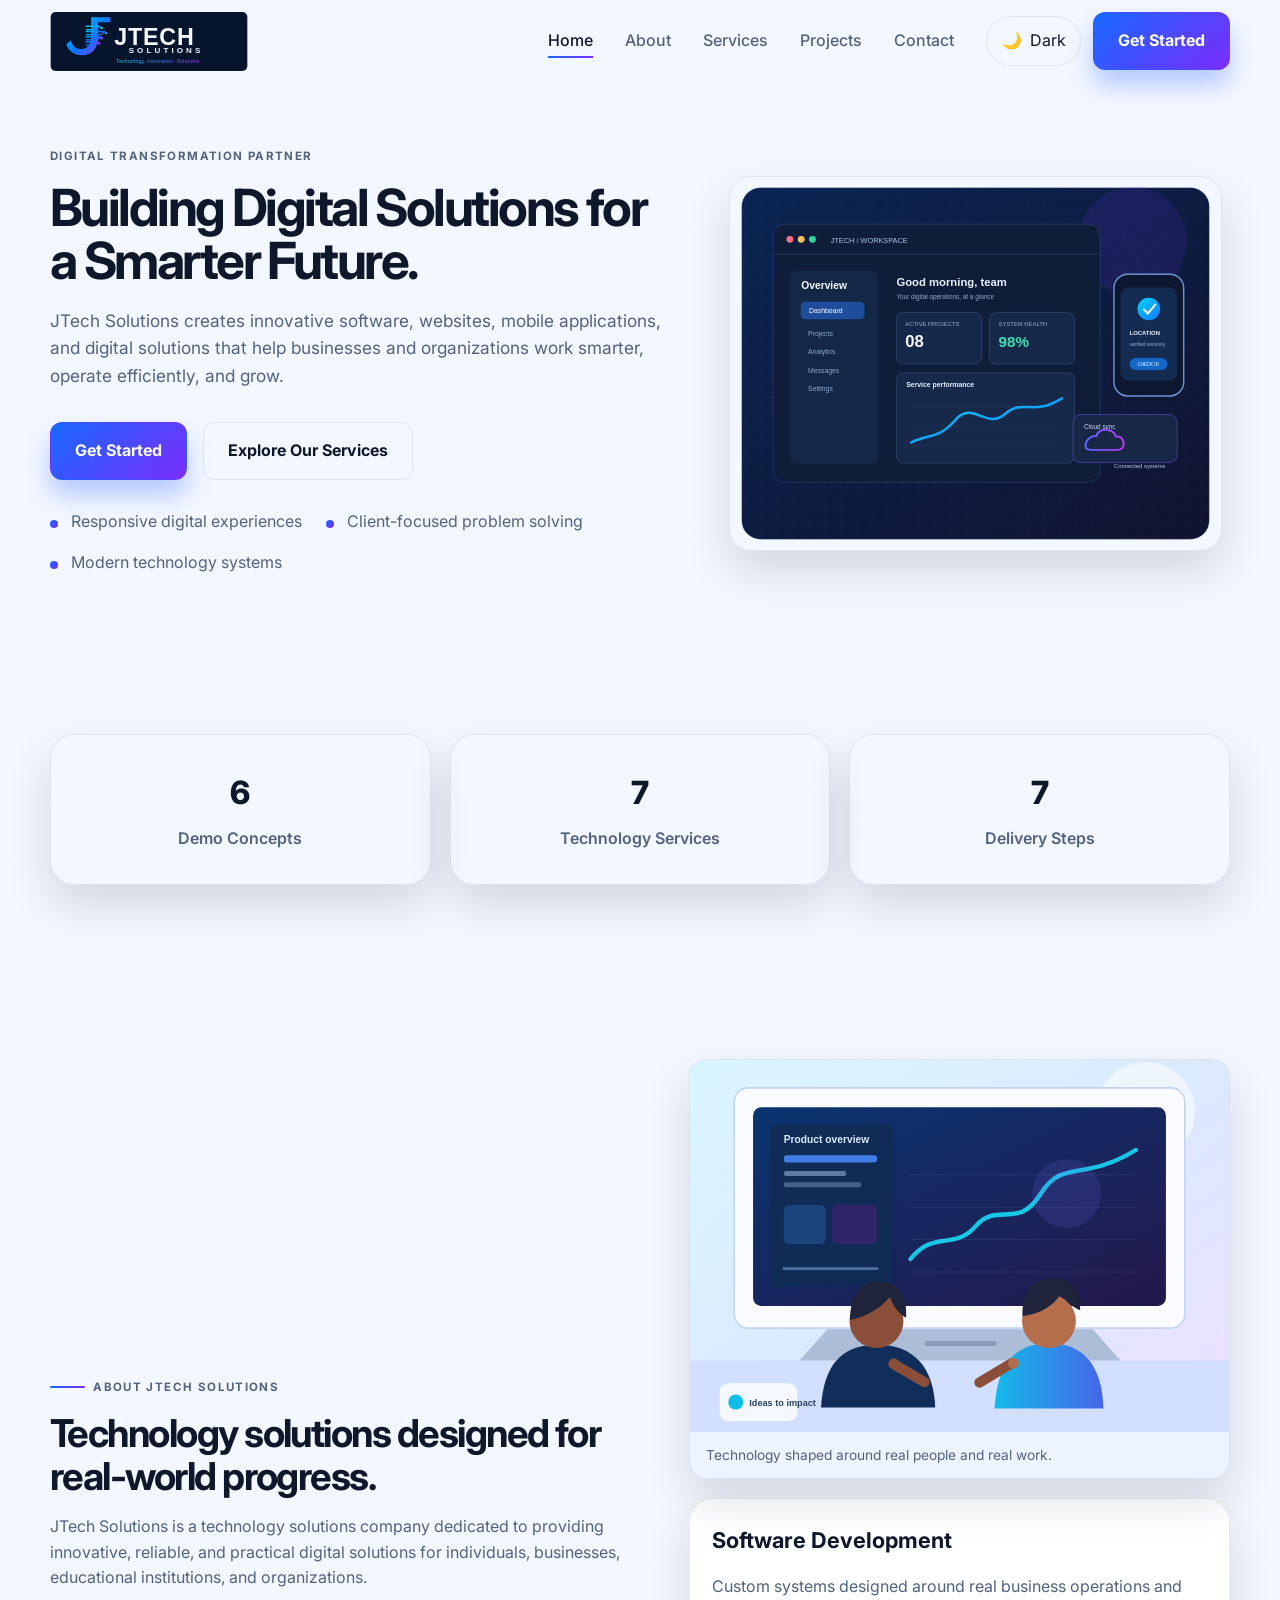
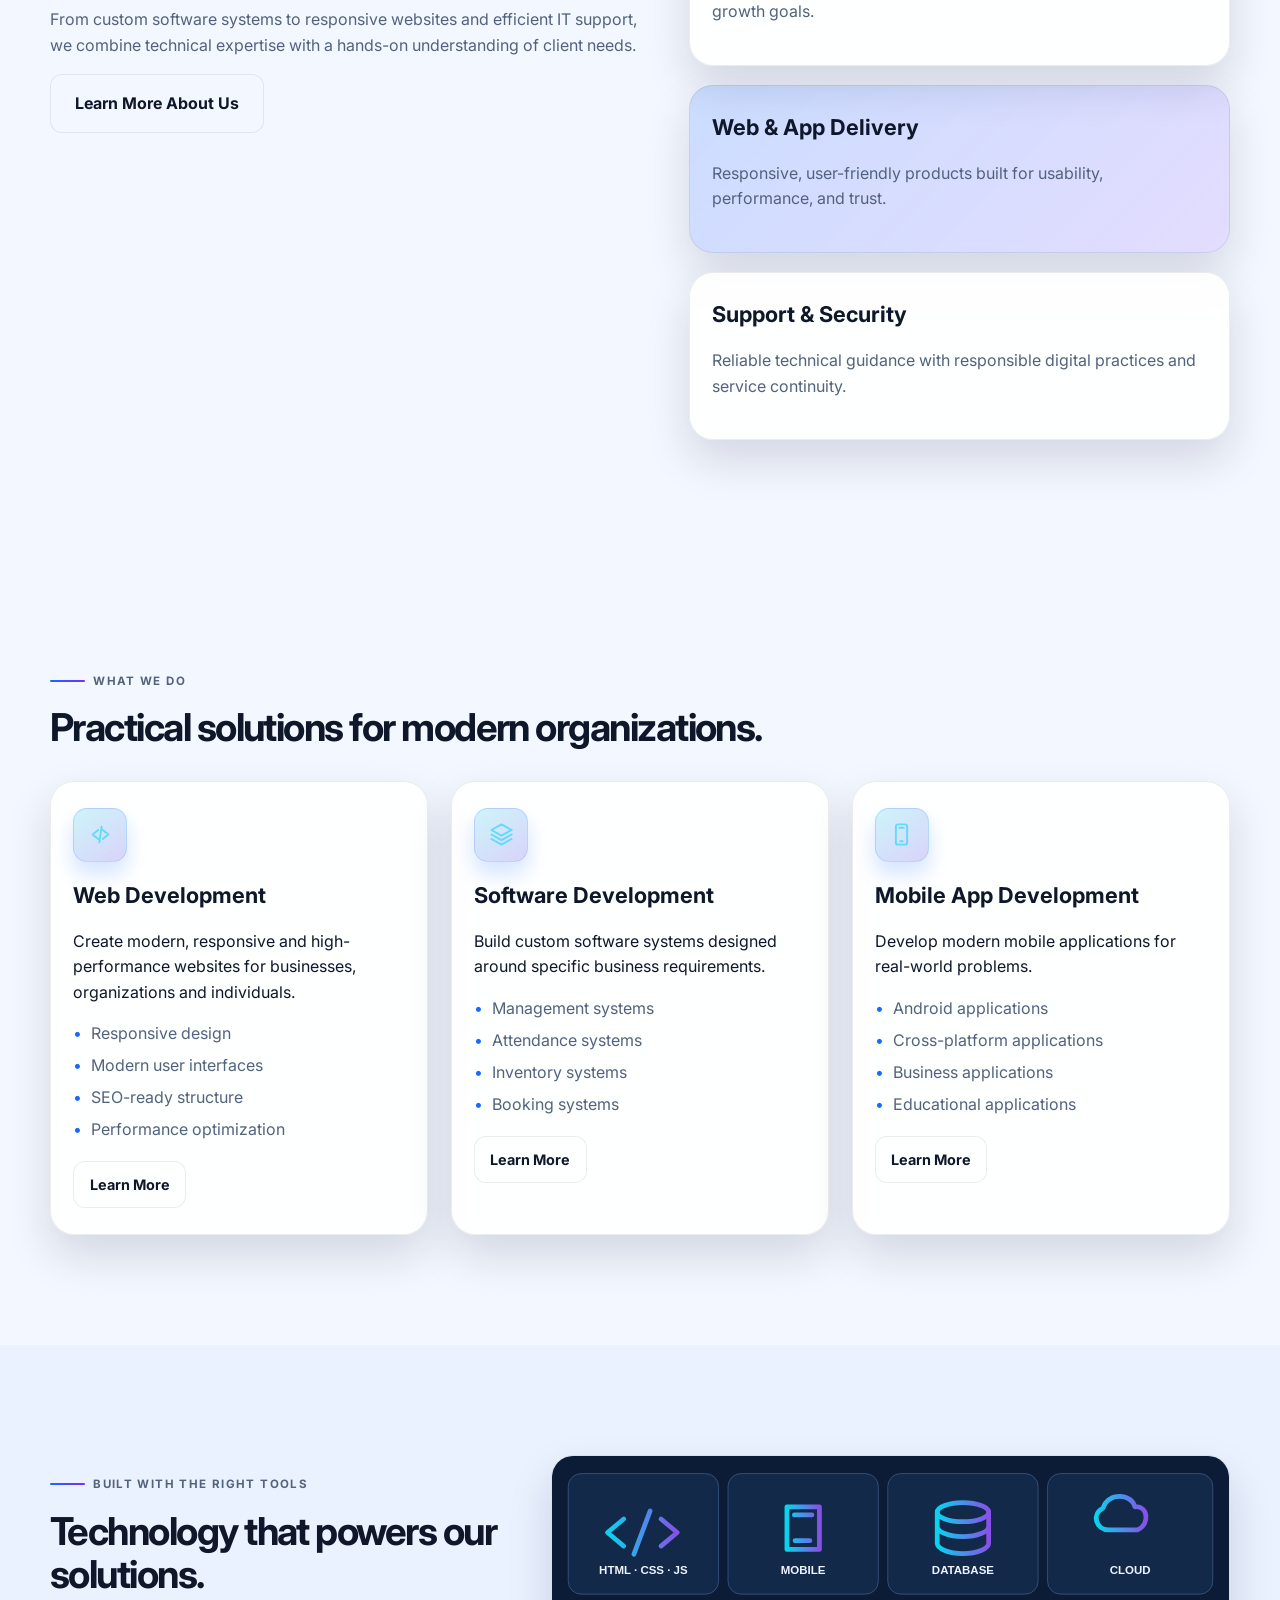
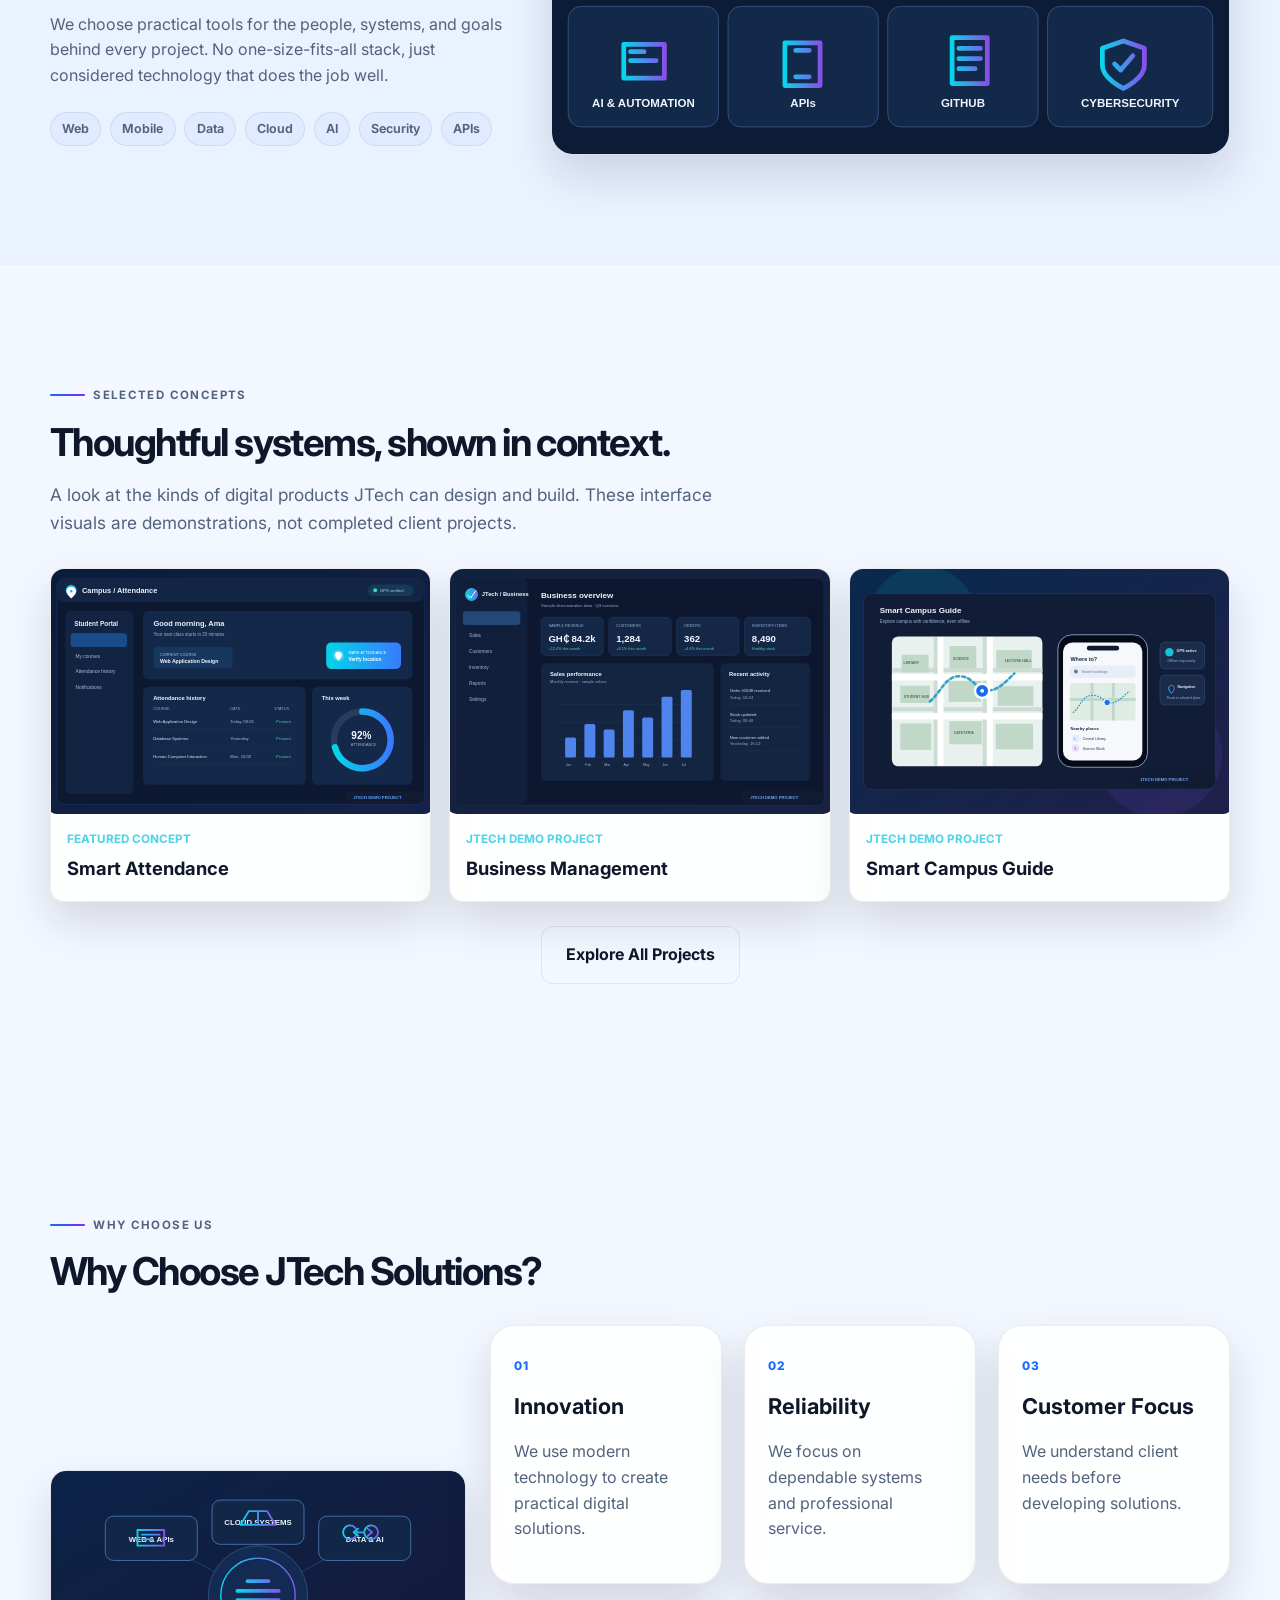
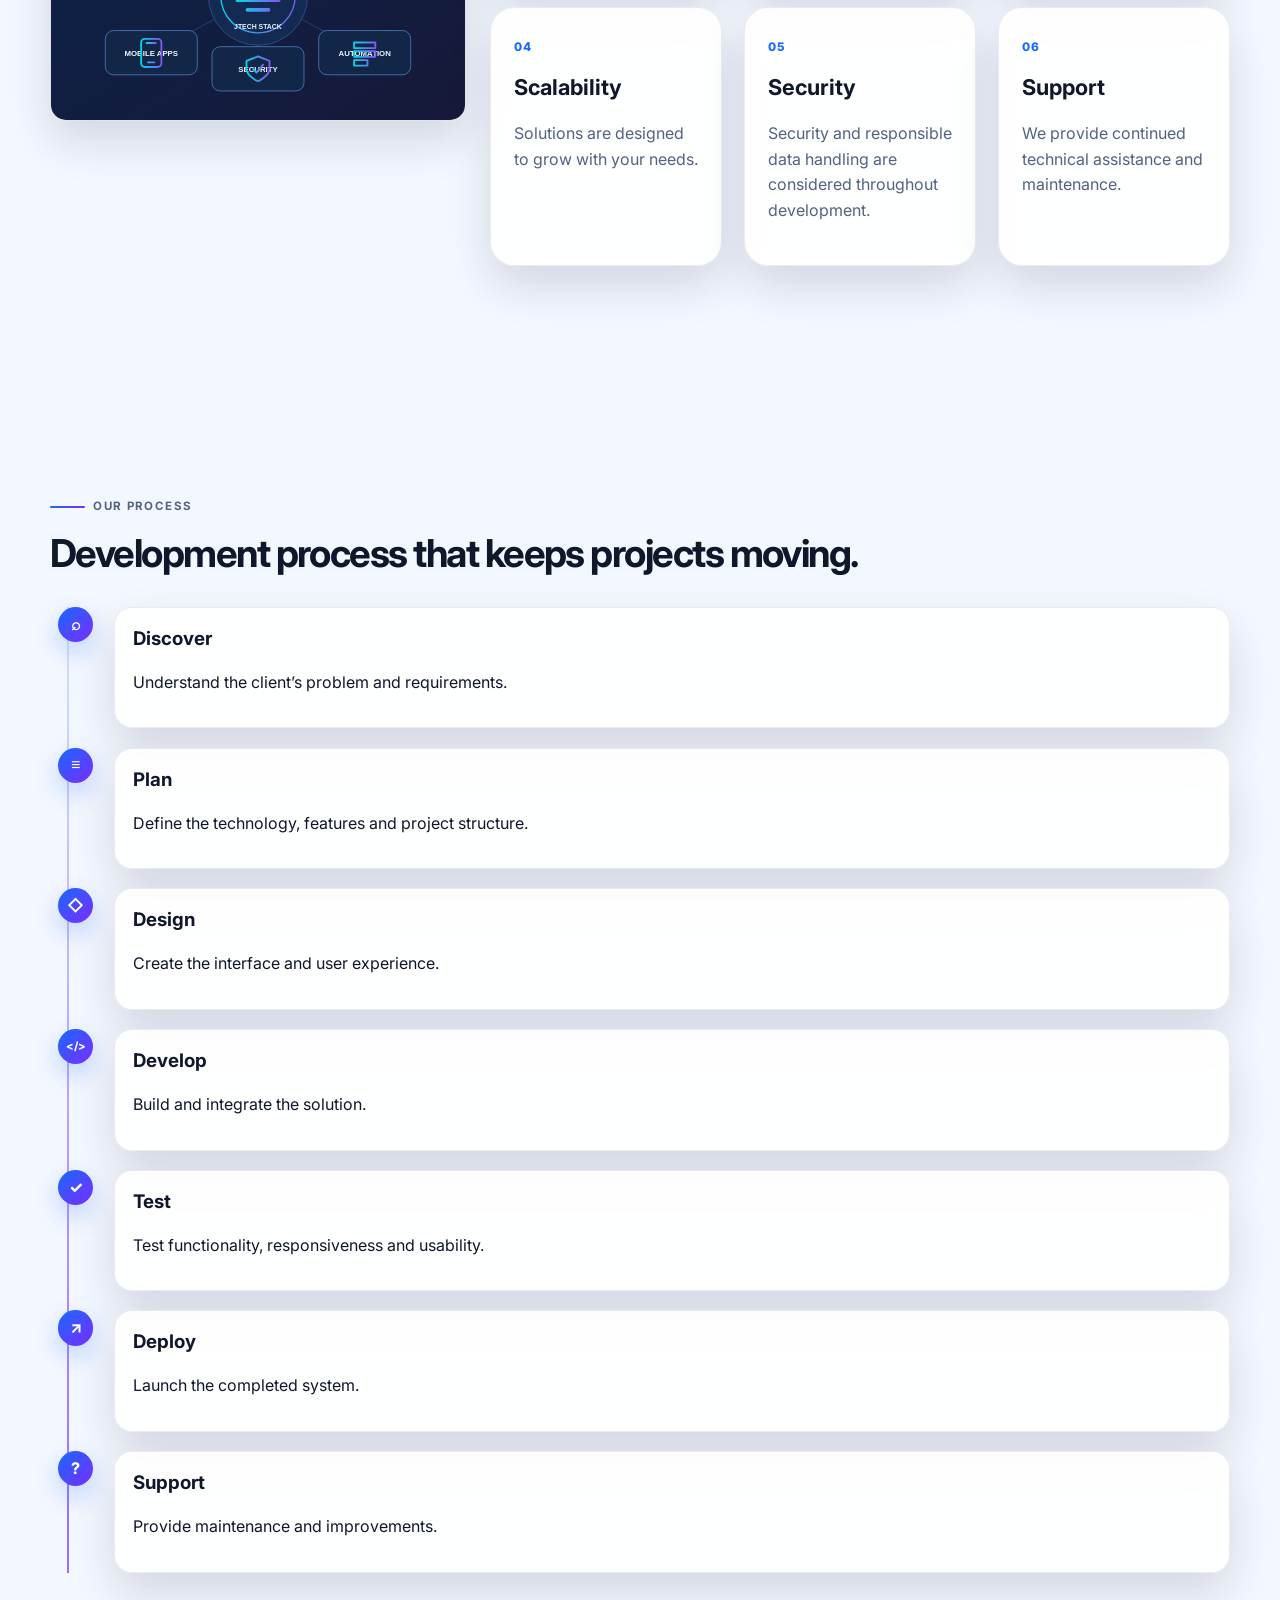
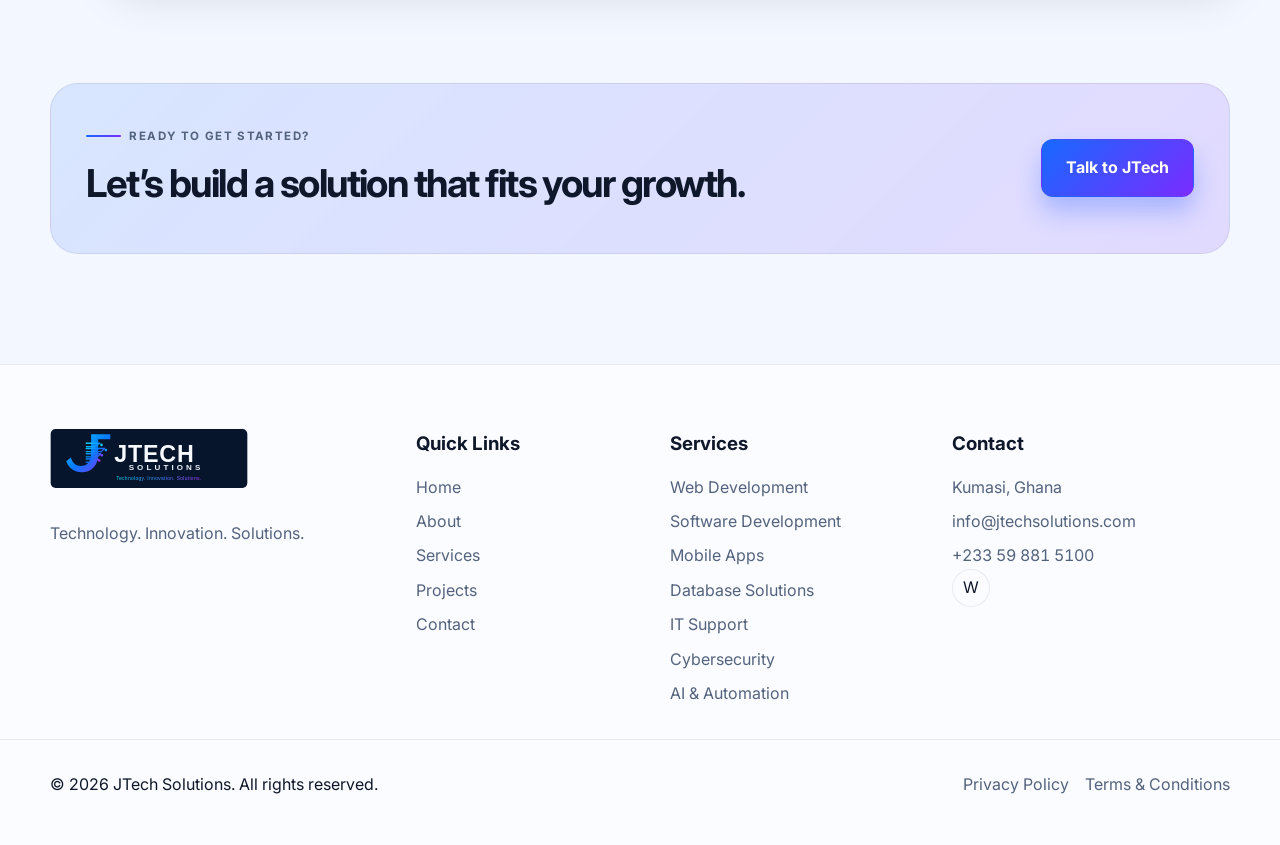
<file: index.html>
<!DOCTYPE html>
<html lang="en" data-theme="dark">
  <head>
    <meta charset="UTF-8" />
    <meta name="viewport" content="width=device-width, initial-scale=1.0" />
    <title>JTech Solutions | Technology, Innovation & Digital Solutions</title>
    <meta
      name="description"
      content="JTech Solutions provides modern software, web, mobile, IT, database, cybersecurity and digital solutions for businesses and organizations in Ghana."
    />
    <meta
      name="keywords"
      content="JTech Solutions, Ghana technology company, software development, web development, mobile app development, IT support, cybersecurity, database solutions"
    />
    <meta property="og:title" content="JTech Solutions | Technology, Innovation & Digital Solutions" />
    <meta
      property="og:description"
      content="Innovative digital solutions for businesses, organizations and communities in Ghana."
    />
    <meta property="og:type" content="website" />
    <meta property="og:image" content="assets/logo/jtech-brand.svg" />
    <meta name="twitter:card" content="summary_large_image" />
    <meta name="twitter:title" content="JTech Solutions" />
    <meta name="twitter:description" content="Technology. Innovation. Solutions." />
    <link rel="icon" type="image/svg+xml" href="assets/logo/jtech-symbol.svg" />
    <link rel="preconnect" href="https://fonts.googleapis.com" />
    <link rel="preconnect" href="https://fonts.gstatic.com" crossorigin />
    <link
      href="https://fonts.googleapis.com/css2?family=Inter:wght@400;500;600;700;800;900&display=swap"
      rel="stylesheet"
    />
    <link rel="stylesheet" href="css/style.css" />
    <link rel="stylesheet" href="css/responsive.css" />
    <link rel="stylesheet" href="css/animations.css" />
    <script defer src="js/main.js"></script>
    <script defer src="js/navigation.js"></script>
    <script defer src="js/animations.js"></script>
    <script defer src="js/contact.js"></script>
    <script defer src="js/projects.js"></script>
  </head>
  <body data-page="home">
    <a class="skip-link" href="#main-content">Skip to main content</a>

    <header class="site-header">
      <nav class="navbar container" aria-label="Main navigation">
        <a class="brand" href="index.html" aria-label="JTech Solutions home page">
          <span class="brand-mark" aria-hidden="true">
            <svg viewBox="0 0 64 64" role="img" aria-label="JTech Solutions logo icon">
              <path d="M22 10h12c10.5 0 18 7.5 18 18v18c0 2.2-1.8 4-4 4s-4-1.8-4-4V28c0-6.6-5.4-12-12-12H22v-6zm8 24h8c4.4 0 8 3.6 8 8v4c0 2.2-1.8 4-4 4H26c-2.2 0-4-1.8-4-4v-4c0-4.4 3.6-8 8-8z" fill="currentColor"/>
              <path d="M14 18l8 8M14 30l8-8M12 44h14M32 45h18M46 18v23M34 18h12" stroke="currentColor" stroke-width="2.2" stroke-linecap="round" fill="none" opacity="0.9"/>
            </svg>
          </span>
          <span class="brand-text">
            <span class="brand-name">JTECH</span>
            <span class="brand-subtitle">SOLUTIONS</span>
          </span>
        </a>

        <button class="mobile-toggle" aria-expanded="false" aria-controls="nav-menu" aria-label="Open menu">
          <span></span>
          <span></span>
          <span></span>
        </button>

        <div class="nav-panel" id="nav-menu">
          <ul class="nav-links">
            <li><a class="nav-link active" href="index.html">Home</a></li>
            <li><a class="nav-link" href="about.html">About</a></li>
            <li><a class="nav-link" href="services.html">Services</a></li>
            <li><a class="nav-link" href="projects.html">Projects</a></li>
            <li><a class="nav-link" href="contact.html">Contact</a></li>
          </ul>

          <div class="nav-actions">
            <button class="theme-toggle" id="theme-toggle" type="button" aria-label="Toggle dark mode">
              <span class="theme-icon" aria-hidden="true">☀️</span>
              <span class="theme-label">Light</span>
            </button>
            <a class="btn btn-primary" href="contact.html">Get Started</a>
          </div>
        </div>
      </nav>
    </header>

    <main id="main-content">
      <section class="hero section">
        <div class="container hero-grid">
          <div class="hero-copy reveal fade-up">
            <p class="eyebrow">Digital transformation partner</p>
            <h1>Building Digital Solutions for a Smarter Future.</h1>
            <p class="lead">
              JTech Solutions creates innovative software, websites, mobile applications, and digital solutions
              that help businesses and organizations work smarter, operate efficiently, and grow.
            </p>
            <div class="hero-actions">
              <a class="btn btn-primary" href="contact.html">Get Started</a>
              <a class="btn btn-secondary" href="services.html">Explore Our Services</a>
            </div>
            <ul class="hero-points" aria-label="Value highlights">
              <li>Responsive digital experiences</li>
              <li>Client-focused problem solving</li>
              <li>Modern technology systems</li>
            </ul>
          </div>

          <div class="hero-visual reveal fade-left">
            <img class="hero-illustration" src="assets/images/hero/digital-platform.svg" alt="JTech digital platform dashboard connected to mobile, location, analytics, and cloud services" />
          </div>
        </div>
      </section>

      <section class="stats section-sm">
        <div class="container stats-grid">
          <article class="stat-card reveal fade-up">
            <span class="stat-number" data-count="6">0</span>
            <span class="stat-label">Demo Concepts</span>
          </article>
          <article class="stat-card reveal fade-up delay-1">
            <span class="stat-number" data-count="7">0</span>
            <span class="stat-label">Technology Services</span>
          </article>
          <article class="stat-card reveal fade-up delay-2">
            <span class="stat-number" data-count="7">0</span>
            <span class="stat-label">Delivery Steps</span>
          </article>
        </div>
      </section>

      <section class="section about-spotlight">
        <div class="container split-layout">
          <div class="content-block reveal fade-right">
            <p class="eyebrow accent">About JTech Solutions</p>
            <h2>Technology solutions designed for real-world progress.</h2>
            <p>
              JTech Solutions is a technology solutions company dedicated to providing innovative, reliable,
              and practical digital solutions for individuals, businesses, educational institutions, and organizations.
            </p>
            <p>
              From custom software systems to responsive websites and efficient IT support, we combine technical
              expertise with a hands-on understanding of client needs.
            </p>
            <a class="btn btn-secondary" href="about.html">Learn More About Us</a>
          </div>

          <div class="feature-stack reveal fade-left">
            <figure class="about-visual">
              <img src="assets/images/about/technology-team.svg" alt="Technology collaborators reviewing a digital product dashboard" loading="lazy" data-fallback="assets/images/services/fallback.svg" />
              <figcaption>Technology shaped around real people and real work.</figcaption>
            </figure>
            <div class="feature-box">
              <h3>Software Development</h3>
              <p>Custom systems designed around real business operations and growth goals.</p>
            </div>
            <div class="feature-box highlight">
              <h3>Web &amp; App Delivery</h3>
              <p>Responsive, user-friendly products built for usability, performance, and trust.</p>
            </div>
            <div class="feature-box">
              <h3>Support &amp; Security</h3>
              <p>Reliable technical guidance with responsible digital practices and service continuity.</p>
            </div>
          </div>
        </div>
      </section>

      <section class="section services-overview">
        <div class="container">
          <div class="section-heading reveal fade-up">
            <p class="eyebrow accent">What we do</p>
            <h2>Practical solutions for modern organizations.</h2>
          </div>
          <div class="services-grid" id="home-services-grid"></div>
        </div>
      </section>

      <section class="section technology-section alt-bg">
        <div class="container technology-layout">
          <div class="content-block reveal fade-right">
            <p class="eyebrow accent">Built with the right tools</p>
            <h2>Technology that powers our solutions.</h2>
            <p>We choose practical tools for the people, systems, and goals behind every project. No one-size-fits-all stack, just considered technology that does the job well.</p>
            <div class="technology-tags" aria-label="Technology areas"><span>Web</span><span>Mobile</span><span>Data</span><span>Cloud</span><span>AI</span><span>Security</span><span>APIs</span></div>
          </div>
          <img class="technology-illustration" src="assets/images/technology/technology-grid.svg" alt="Illustrated technology building blocks for web, mobile, database, cloud, AI, APIs, and security" loading="lazy" data-fallback="assets/images/services/fallback.svg" />
        </div>
      </section>

      <section class="section home-projects">
        <div class="container">
          <div class="section-heading reveal fade-up">
            <p class="eyebrow accent">Selected concepts</p>
            <h2>Thoughtful systems, shown in context.</h2>
            <p class="lead">A look at the kinds of digital products JTech can design and build. These interface visuals are demonstrations, not completed client projects.</p>
          </div>
          <div class="home-project-grid">
            <a class="home-project-card reveal fade-up" href="projects.html">
              <img src="assets/images/projects/attendance-dashboard.svg" alt="Smart attendance system concept dashboard with location verification" loading="lazy" data-fallback="assets/images/services/fallback.svg" />
              <span>Featured concept</span><h3>Smart Attendance</h3>
            </a>
            <a class="home-project-card reveal fade-up delay-1" href="projects.html">
              <img src="assets/images/projects/business-management.svg" alt="Business management demo dashboard with sample sales and inventory data" loading="lazy" data-fallback="assets/images/services/fallback.svg" />
              <span>JTech demo project</span><h3>Business Management</h3>
            </a>
            <a class="home-project-card reveal fade-up delay-2" href="projects.html">
              <img src="assets/images/projects/smart-campus-guide.svg" alt="Smart campus guide mobile application concept and map" loading="lazy" data-fallback="assets/images/services/fallback.svg" />
              <span>JTech demo project</span><h3>Smart Campus Guide</h3>
            </a>
          </div>
          <div class="home-project-link"><a class="btn btn-secondary" href="projects.html">Explore All Projects</a></div>
        </div>
      </section>

      <section class="section why-choose">
        <div class="container">
          <div class="section-heading reveal fade-up">
            <p class="eyebrow accent">Why choose us</p>
            <h2>Why Choose JTech Solutions?</h2>
          </div>

          <div class="why-layout">
          <img class="why-illustration" src="assets/images/services/technology-systems.svg" alt="Illustration representing JTech security, analytics, cloud, code, and connected support" loading="lazy" data-fallback="assets/images/services/fallback.svg" />
          <div class="info-grid">
            <article class="info-card reveal fade-up">
              <span class="card-number">01</span>
              <h3>Innovation</h3>
              <p>We use modern technology to create practical digital solutions.</p>
            </article>
            <article class="info-card reveal fade-up delay-1">
              <span class="card-number">02</span>
              <h3>Reliability</h3>
              <p>We focus on dependable systems and professional service.</p>
            </article>
            <article class="info-card reveal fade-up delay-2">
              <span class="card-number">03</span>
              <h3>Customer Focus</h3>
              <p>We understand client needs before developing solutions.</p>
            </article>
            <article class="info-card reveal fade-up delay-3">
              <span class="card-number">04</span>
              <h3>Scalability</h3>
              <p>Solutions are designed to grow with your needs.</p>
            </article>
            <article class="info-card reveal fade-up delay-4">
              <span class="card-number">05</span>
              <h3>Security</h3>
              <p>Security and responsible data handling are considered throughout development.</p>
            </article>
            <article class="info-card reveal fade-up delay-5">
              <span class="card-number">06</span>
              <h3>Support</h3>
              <p>We provide continued technical assistance and maintenance.</p>
            </article>
          </div>
          </div>
        </div>
      </section>

      <section class="section process-section">
        <div class="container">
          <div class="section-heading reveal fade-up">
            <p class="eyebrow accent">Our process</p>
            <h2>Development process that keeps projects moving.</h2>
          </div>

          <div class="timeline" aria-label="Project development process">
            <div class="timeline-item reveal slide-left">
              <span class="timeline-step">01</span>
              <div>
                <h3>Discover</h3>
                <p>Understand the client’s problem and requirements.</p>
              </div>
            </div>
            <div class="timeline-item reveal slide-left">
              <span class="timeline-step">02</span>
              <div>
                <h3>Plan</h3>
                <p>Define the technology, features and project structure.</p>
              </div>
            </div>
            <div class="timeline-item reveal slide-left">
              <span class="timeline-step">03</span>
              <div>
                <h3>Design</h3>
                <p>Create the interface and user experience.</p>
              </div>
            </div>
            <div class="timeline-item reveal slide-left">
              <span class="timeline-step">04</span>
              <div>
                <h3>Develop</h3>
                <p>Build and integrate the solution.</p>
              </div>
            </div>
            <div class="timeline-item reveal slide-left">
              <span class="timeline-step">05</span>
              <div>
                <h3>Test</h3>
                <p>Test functionality, responsiveness and usability.</p>
              </div>
            </div>
            <div class="timeline-item reveal slide-left">
              <span class="timeline-step">06</span>
              <div>
                <h3>Deploy</h3>
                <p>Launch the completed system.</p>
              </div>
            </div>
            <div class="timeline-item reveal slide-left">
              <span class="timeline-step">07</span>
              <div>
                <h3>Support</h3>
                <p>Provide maintenance and improvements.</p>
              </div>
            </div>
          </div>
        </div>
      </section>

      <section class="section cta-band">
        <div class="container cta-wrap reveal fade-up">
          <div>
            <p class="eyebrow accent">Ready to get started?</p>
            <h2>Let’s build a solution that fits your growth.</h2>
          </div>
          <a class="btn btn-primary" href="contact.html">Talk to JTech</a>
        </div>
      </section>
    </main>

    <footer class="site-footer">
      <div class="container footer-grid">
        <div>
          <a class="brand footer-brand" href="index.html" aria-label="JTech Solutions home page">
            <span class="brand-mark" aria-hidden="true">
              <svg viewBox="0 0 64 64" role="img" aria-label="JTech Solutions logo icon">
                <path d="M22 10h12c10.5 0 18 7.5 18 18v18c0 2.2-1.8 4-4 4s-4-1.8-4-4V28c0-6.6-5.4-12-12-12H22v-6zm8 24h8c4.4 0 8 3.6 8 8v4c0 2.2-1.8 4-4 4H26c-2.2 0-4-1.8-4-4v-4c0-4.4 3.6-8 8-8z" fill="currentColor"/>
                <path d="M14 18l8 8M14 30l8-8M12 44h14M32 45h18M46 18v23M34 18h12" stroke="currentColor" stroke-width="2.2" stroke-linecap="round" fill="none" opacity="0.9"/>
              </svg>
            </span>
            <span class="brand-text">
              <span class="brand-name">JTECH</span>
              <span class="brand-subtitle">SOLUTIONS</span>
            </span>
          </a>
          <p class="footer-tagline">Technology. Innovation. Solutions.</p>
        </div>

        <div>
          <h3>Quick Links</h3>
          <ul class="footer-links">
            <li><a href="index.html">Home</a></li>
            <li><a href="about.html">About</a></li>
            <li><a href="services.html">Services</a></li>
            <li><a href="projects.html">Projects</a></li>
            <li><a href="contact.html">Contact</a></li>
          </ul>
        </div>

        <div>
          <h3>Services</h3>
          <ul class="footer-links">
            <li><a href="services.html">Web Development</a></li>
            <li><a href="services.html">Software Development</a></li>
            <li><a href="services.html">Mobile Apps</a></li>
            <li><a href="services.html">Database Solutions</a></li>
            <li><a href="services.html">IT Support</a></li>
            <li><a href="services.html">Cybersecurity</a></li>
            <li><a href="services.html">AI &amp; Automation</a></li>
          </ul>
        </div>

        <div>
          <h3>Contact</h3>
          <ul class="contact-list">
            <li data-location> Kumasi, Ghana</li>
            <li><a href="mailto:info@jtechsolutions.com">info@jtechsolutions.com</a></li>
            <li><a href="tel:+233598815100">+233 59 881 5100</a></li>
          </ul>
          <div class="social-row" data-social-links></div>
        </div>
      </div>

      <div class="footer-bottom">
        <div class="container footer-meta">
          <p>© <span id="year">2026</span> JTech Solutions. All rights reserved.</p>
          <div class="legal-links">
            <a href="privacy.html">Privacy Policy</a>
            <a href="terms.html">Terms &amp; Conditions</a>
          </div>
        </div>
      </div>
    </footer>
  </body>
</html>
</file>
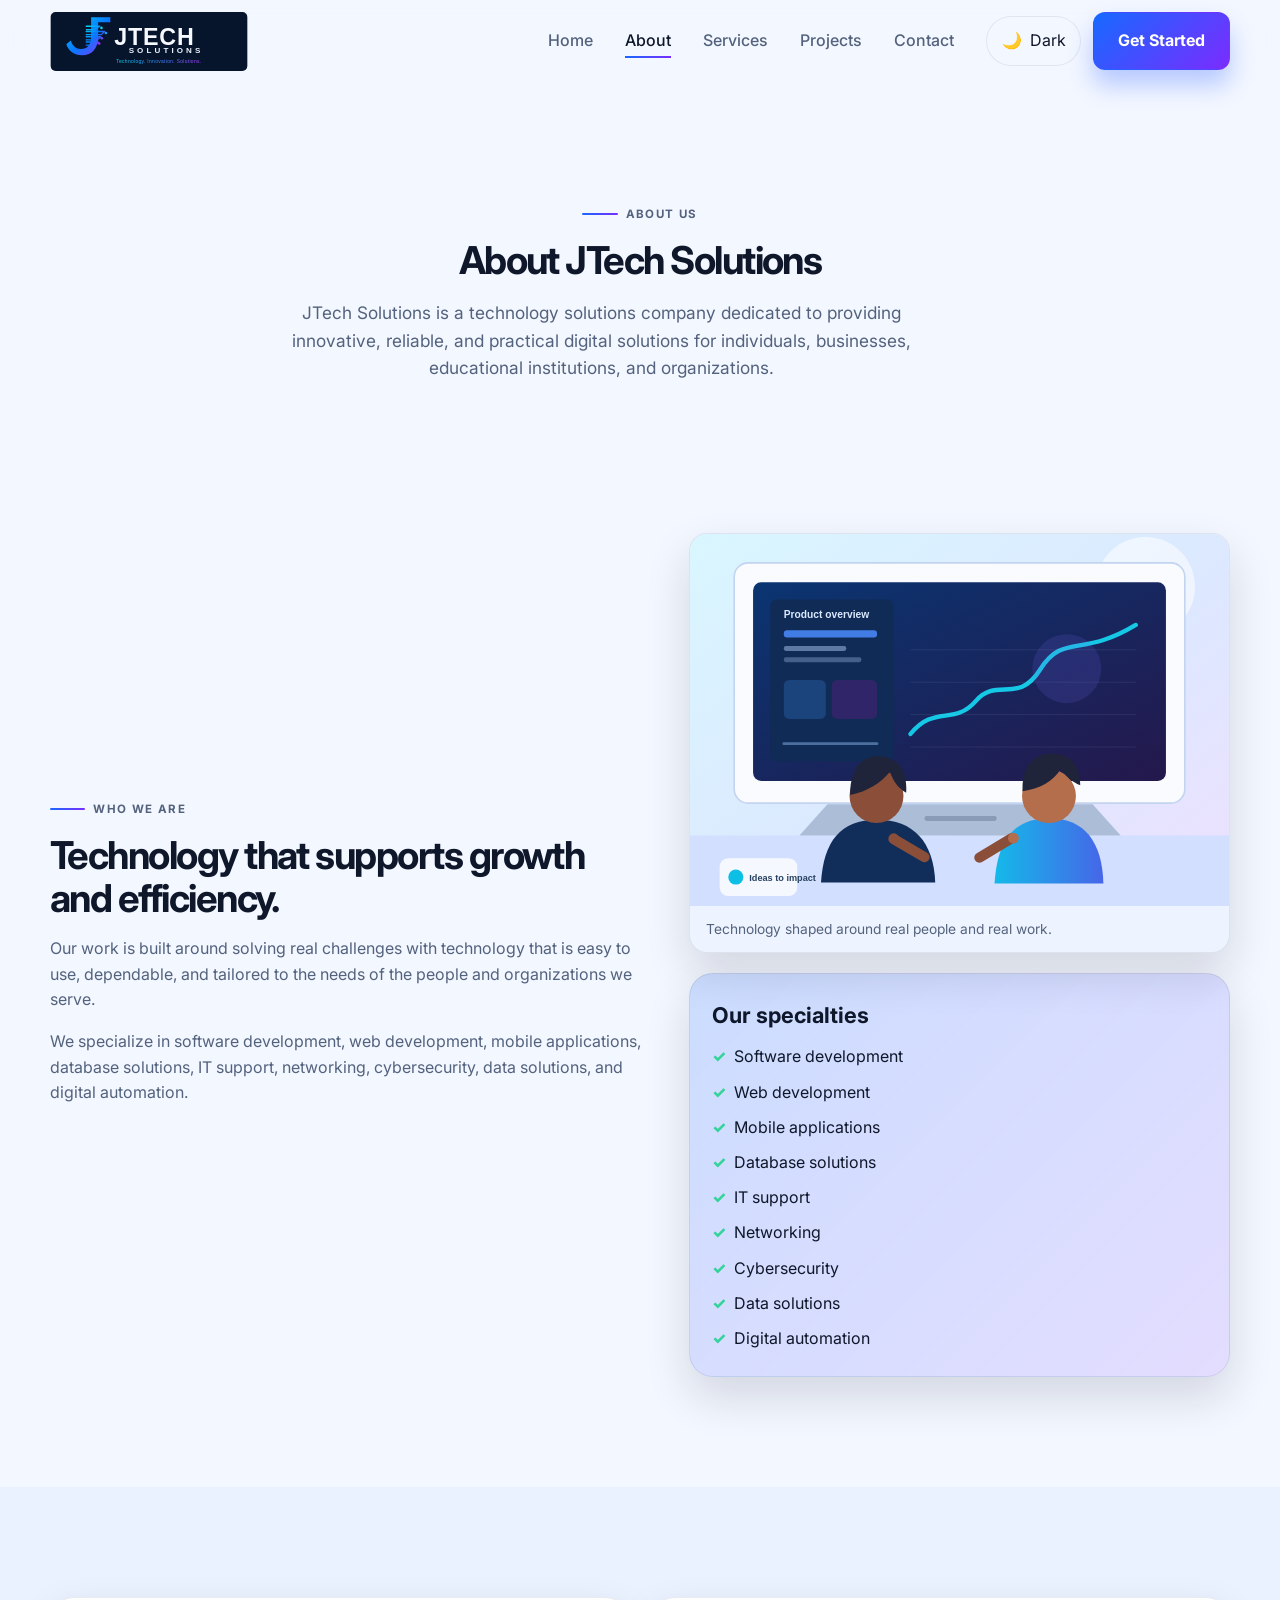
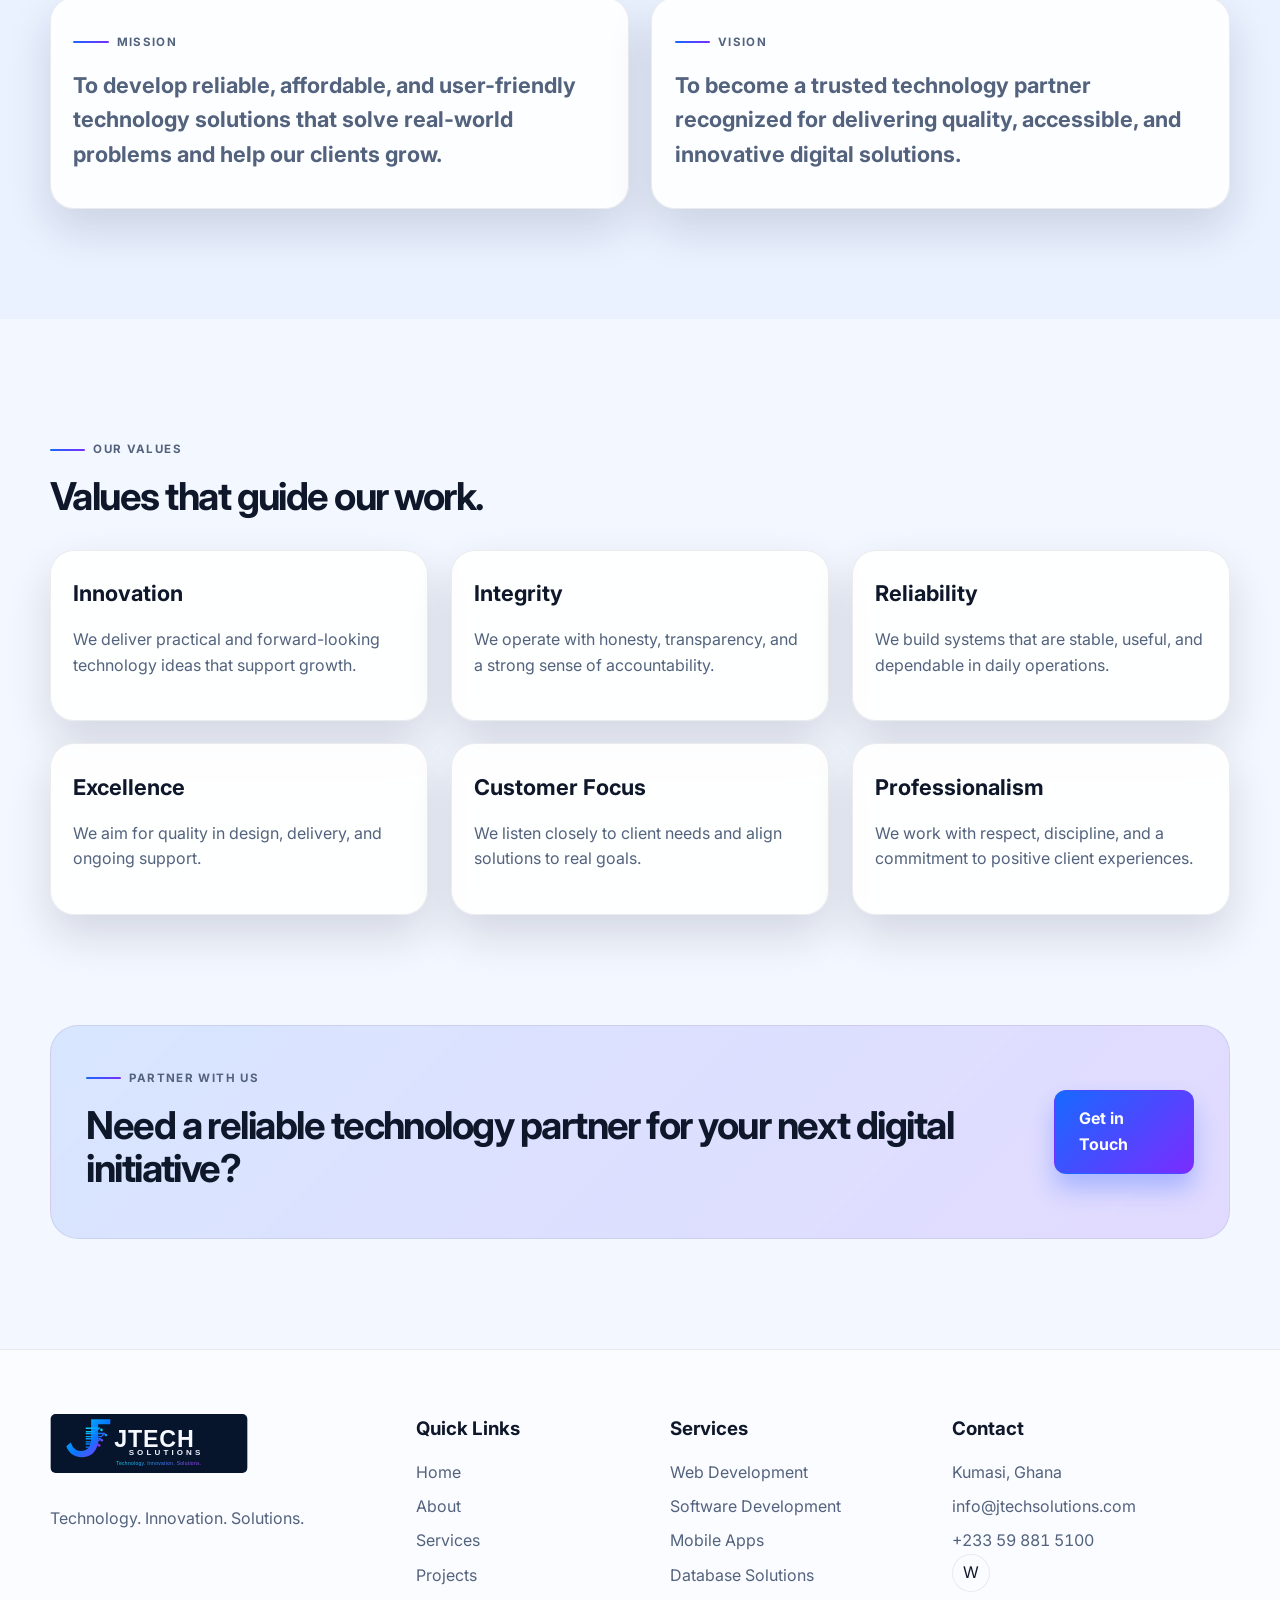
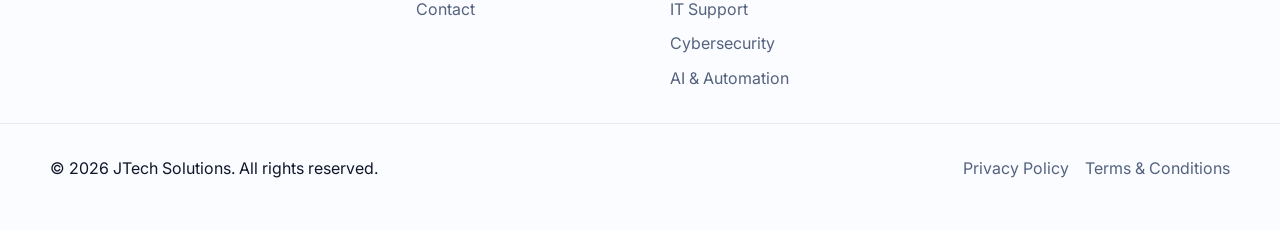
<file: about.html>
<!DOCTYPE html>
<html lang="en" data-theme="dark">
  <head>
    <meta charset="UTF-8" />
    <meta name="viewport" content="width=device-width, initial-scale=1.0" />
    <title>About JTech Solutions | Technology, Innovation & Digital Solutions</title>
    <meta
      name="description"
      content="Learn about JTech Solutions, our mission, vision, values, and the technology services we provide to businesses and organizations in Ghana."
    />
    <meta property="og:title" content="About JTech Solutions" />
    <meta property="og:description" content="Technology solutions that support business growth and digital transformation." />
    <meta property="og:type" content="website" />
    <meta property="og:image" content="assets/logo/jtech-brand.svg" />
    <link rel="icon" type="image/svg+xml" href="assets/logo/jtech-symbol.svg" />
    <link rel="preconnect" href="https://fonts.googleapis.com" />
    <link rel="preconnect" href="https://fonts.gstatic.com" crossorigin />
    <link
      href="https://fonts.googleapis.com/css2?family=Inter:wght@400;500;600;700;800;900&display=swap"
      rel="stylesheet"
    />
    <link rel="stylesheet" href="css/style.css" />
    <link rel="stylesheet" href="css/responsive.css" />
    <link rel="stylesheet" href="css/animations.css" />
    <script defer src="js/main.js"></script>
    <script defer src="js/navigation.js"></script>
    <script defer src="js/animations.js"></script>
    <script defer src="js/contact.js"></script>
    <script defer src="js/projects.js"></script>
  </head>
  <body data-page="about">
    <a class="skip-link" href="#main-content">Skip to main content</a>

    <header class="site-header">
      <nav class="navbar container" aria-label="Main navigation">
        <a class="brand" href="index.html" aria-label="JTech Solutions home page">
          <span class="brand-mark" aria-hidden="true">
            <svg viewBox="0 0 64 64" role="img" aria-label="JTech Solutions logo icon">
              <path d="M22 10h12c10.5 0 18 7.5 18 18v18c0 2.2-1.8 4-4 4s-4-1.8-4-4V28c0-6.6-5.4-12-12-12H22v-6zm8 24h8c4.4 0 8 3.6 8 8v4c0 2.2-1.8 4-4 4H26c-2.2 0-4-1.8-4-4v-4c0-4.4 3.6-8 8-8z" fill="currentColor"/>
              <path d="M14 18l8 8M14 30l8-8M12 44h14M32 45h18M46 18v23M34 18h12" stroke="currentColor" stroke-width="2.2" stroke-linecap="round" fill="none" opacity="0.9"/>
            </svg>
          </span>
          <span class="brand-text">
            <span class="brand-name">JTECH</span>
            <span class="brand-subtitle">SOLUTIONS</span>
          </span>
        </a>

        <button class="mobile-toggle" aria-expanded="false" aria-controls="nav-menu" aria-label="Open menu">
          <span></span><span></span><span></span>
        </button>

        <div class="nav-panel" id="nav-menu">
          <ul class="nav-links">
            <li><a class="nav-link" href="index.html">Home</a></li>
            <li><a class="nav-link active" href="about.html">About</a></li>
            <li><a class="nav-link" href="services.html">Services</a></li>
            <li><a class="nav-link" href="projects.html">Projects</a></li>
            <li><a class="nav-link" href="contact.html">Contact</a></li>
          </ul>

          <div class="nav-actions">
            <button class="theme-toggle" id="theme-toggle" type="button" aria-label="Toggle dark mode">
              <span class="theme-icon" aria-hidden="true">☀️</span>
              <span class="theme-label">Light</span>
            </button>
            <a class="btn btn-primary" href="contact.html">Get Started</a>
          </div>
        </div>
      </nav>
    </header>

    <main id="main-content">
      <section class="page-hero section">
        <div class="container narrow text-center reveal fade-up">
          <p class="eyebrow accent">About us</p>
          <h1>About JTech Solutions</h1>
          <p class="lead">
            JTech Solutions is a technology solutions company dedicated to providing innovative, reliable,
            and practical digital solutions for individuals, businesses, educational institutions, and organizations.
          </p>
        </div>
      </section>

      <section class="section">
        <div class="container split-layout">
          <div class="content-block reveal fade-right">
            <p class="eyebrow accent">Who we are</p>
            <h2>Technology that supports growth and efficiency.</h2>
            <p>
              Our work is built around solving real challenges with technology that is easy to use, dependable,
              and tailored to the needs of the people and organizations we serve.
            </p>
            <p>
              We specialize in software development, web development, mobile applications, database solutions,
              IT support, networking, cybersecurity, data solutions, and digital automation.
            </p>
          </div>

          <div class="feature-stack reveal fade-left">
            <figure class="about-visual">
              <img src="assets/images/about/technology-team.svg" alt="Technology collaborators reviewing a software dashboard" loading="lazy" data-fallback="assets/images/services/fallback.svg" />
              <figcaption>Technology shaped around real people and real work.</figcaption>
            </figure>
            <div class="feature-box highlight">
              <h3>Our specialties</h3>
              <ul class="check-list">
                <li>Software development</li>
                <li>Web development</li>
                <li>Mobile applications</li>
                <li>Database solutions</li>
                <li>IT support</li>
                <li>Networking</li>
                <li>Cybersecurity</li>
                <li>Data solutions</li>
                <li>Digital automation</li>
              </ul>
            </div>
          </div>
        </div>
      </section>

      <section class="section alt-bg">
        <div class="container">
          <div class="mission-grid">
            <article class="mission-card reveal fade-up">
              <p class="eyebrow accent">Mission</p>
              <h3>To develop reliable, affordable, and user-friendly technology solutions that solve real-world problems and help our clients grow.</h3>
            </article>
            <article class="mission-card reveal fade-up delay-1">
              <p class="eyebrow accent">Vision</p>
              <h3>To become a trusted technology partner recognized for delivering quality, accessible, and innovative digital solutions.</h3>
            </article>
          </div>
        </div>
      </section>

      <section class="section">
        <div class="container">
          <div class="section-heading reveal fade-up">
            <p class="eyebrow accent">Our values</p>
            <h2>Values that guide our work.</h2>
          </div>

          <div class="values-grid">
            <article class="value-card reveal fade-up">
              <h3>Innovation</h3>
              <p>We deliver practical and forward-looking technology ideas that support growth.</p>
            </article>
            <article class="value-card reveal fade-up delay-1">
              <h3>Integrity</h3>
              <p>We operate with honesty, transparency, and a strong sense of accountability.</p>
            </article>
            <article class="value-card reveal fade-up delay-2">
              <h3>Reliability</h3>
              <p>We build systems that are stable, useful, and dependable in daily operations.</p>
            </article>
            <article class="value-card reveal fade-up delay-3">
              <h3>Excellence</h3>
              <p>We aim for quality in design, delivery, and ongoing support.</p>
            </article>
            <article class="value-card reveal fade-up delay-4">
              <h3>Customer Focus</h3>
              <p>We listen closely to client needs and align solutions to real goals.</p>
            </article>
            <article class="value-card reveal fade-up delay-5">
              <h3>Professionalism</h3>
              <p>We work with respect, discipline, and a commitment to positive client experiences.</p>
            </article>
          </div>
        </div>
      </section>

      <section class="section cta-band">
        <div class="container cta-wrap reveal fade-up">
          <div>
            <p class="eyebrow accent">Partner with us</p>
            <h2>Need a reliable technology partner for your next digital initiative?</h2>
          </div>
          <a class="btn btn-primary" href="contact.html">Get in Touch</a>
        </div>
      </section>
    </main>

    <footer class="site-footer">
      <div class="container footer-grid">
        <div>
          <a class="brand footer-brand" href="index.html" aria-label="JTech Solutions home page">
            <span class="brand-mark" aria-hidden="true">
              <svg viewBox="0 0 64 64" role="img" aria-label="JTech Solutions logo icon">
                <path d="M22 10h12c10.5 0 18 7.5 18 18v18c0 2.2-1.8 4-4 4s-4-1.8-4-4V28c0-6.6-5.4-12-12-12H22v-6zm8 24h8c4.4 0 8 3.6 8 8v4c0 2.2-1.8 4-4 4H26c-2.2 0-4-1.8-4-4v-4c0-4.4 3.6-8 8-8z" fill="currentColor"/>
                <path d="M14 18l8 8M14 30l8-8M12 44h14M32 45h18M46 18v23M34 18h12" stroke="currentColor" stroke-width="2.2" stroke-linecap="round" fill="none" opacity="0.9"/>
              </svg>
            </span>
            <span class="brand-text">
              <span class="brand-name">JTECH</span>
              <span class="brand-subtitle">SOLUTIONS</span>
            </span>
          </a>
          <p class="footer-tagline">Technology. Innovation. Solutions.</p>
        </div>

        <div>
          <h3>Quick Links</h3>
          <ul class="footer-links">
            <li><a href="index.html">Home</a></li>
            <li><a href="about.html">About</a></li>
            <li><a href="services.html">Services</a></li>
            <li><a href="projects.html">Projects</a></li>
            <li><a href="contact.html">Contact</a></li>
          </ul>
        </div>

        <div>
          <h3>Services</h3>
          <ul class="footer-links">
            <li><a href="services.html">Web Development</a></li>
            <li><a href="services.html">Software Development</a></li>
            <li><a href="services.html">Mobile Apps</a></li>
            <li><a href="services.html">Database Solutions</a></li>
            <li><a href="services.html">IT Support</a></li>
            <li><a href="services.html">Cybersecurity</a></li>
            <li><a href="services.html">AI &amp; Automation</a></li>
          </ul>
        </div>

        <div>
          <h3>Contact</h3>
          <ul class="contact-list">
            <li>Kumasi, Ghana</li>
            <li><a href="mailto:info@jtechsolutions.com">info@jtechsolutions.com</a></li>
            <li><a href="tel:+233598815100">+233 59 881 5100</a></li>
          </ul>
          <div class="social-row" data-social-links></div>
        </div>
      </div>

      <div class="footer-bottom">
        <div class="container footer-meta">
          <p>© <span id="year">2026</span> JTech Solutions. All rights reserved.</p>
          <div class="legal-links">
            <a href="privacy.html">Privacy Policy</a>
            <a href="terms.html">Terms &amp; Conditions</a>
          </div>
        </div>
      </div>
    </footer>
  </body>
</html>
</file>
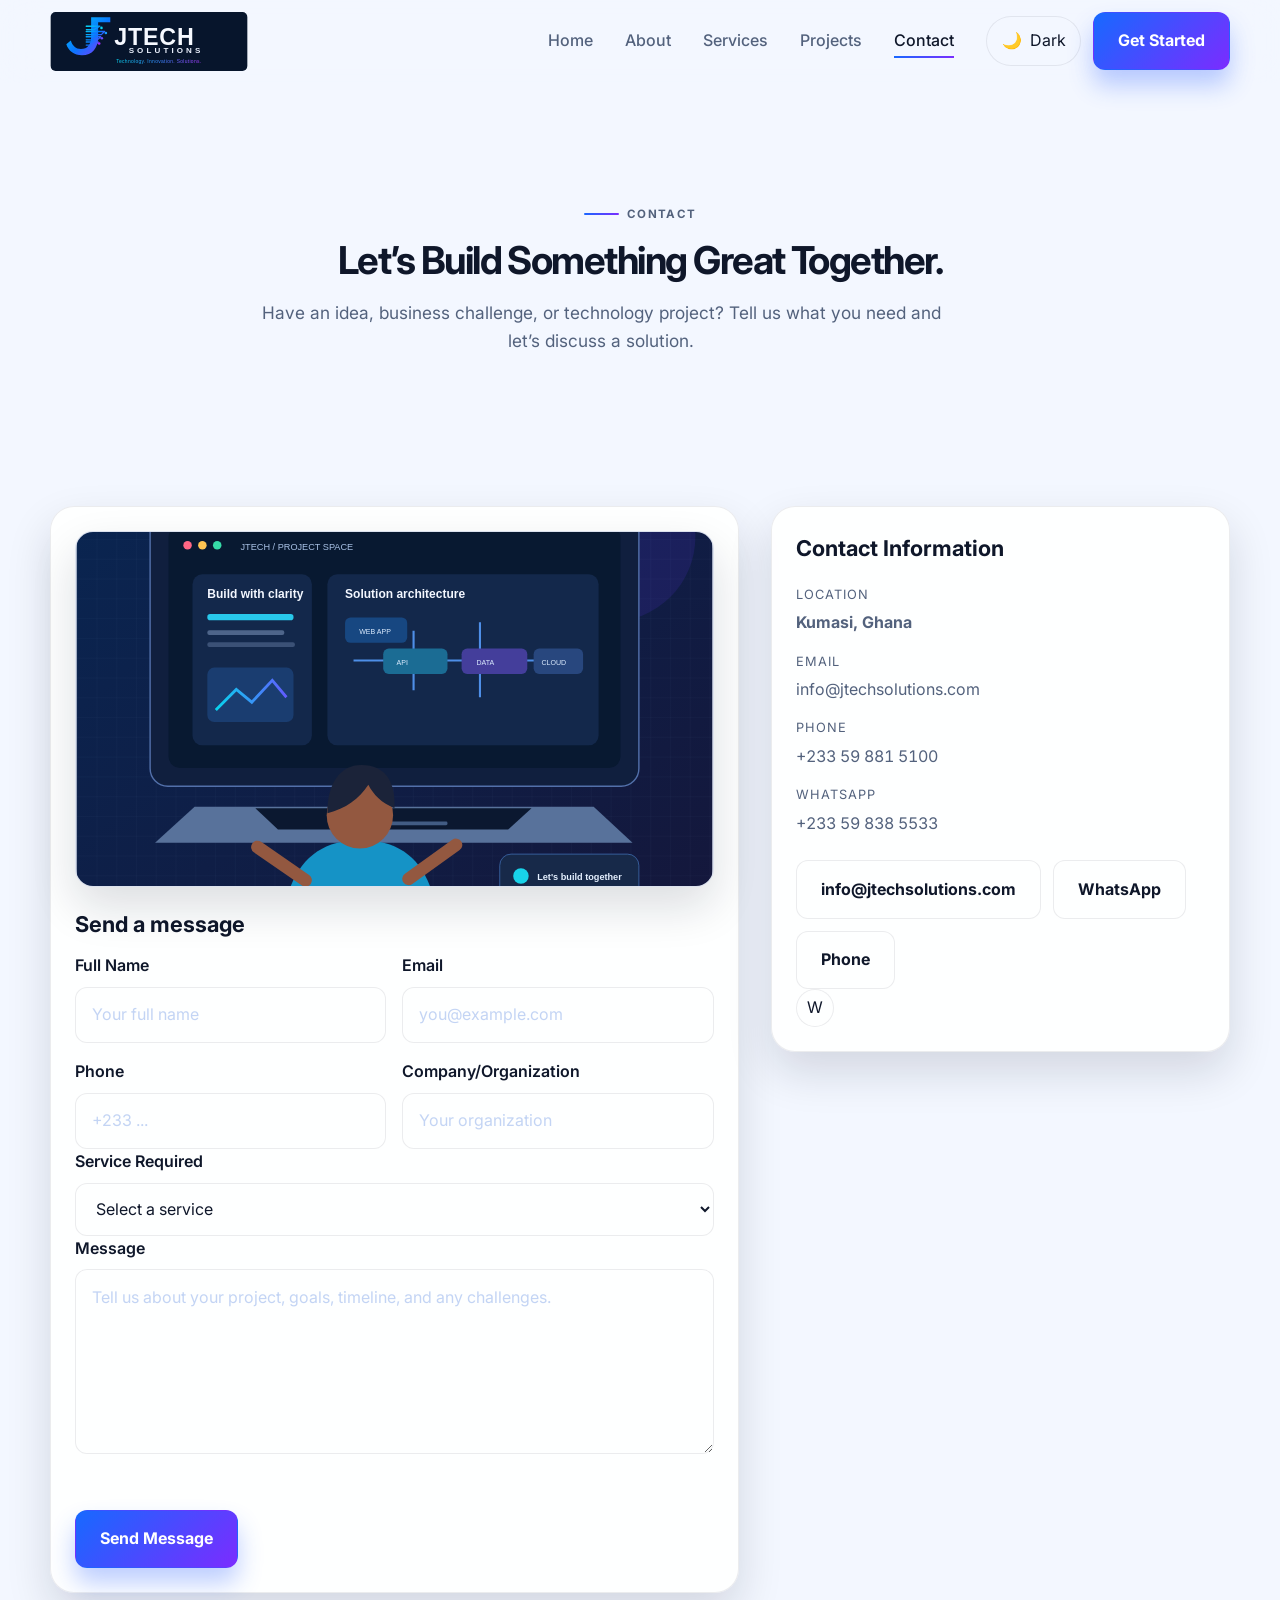
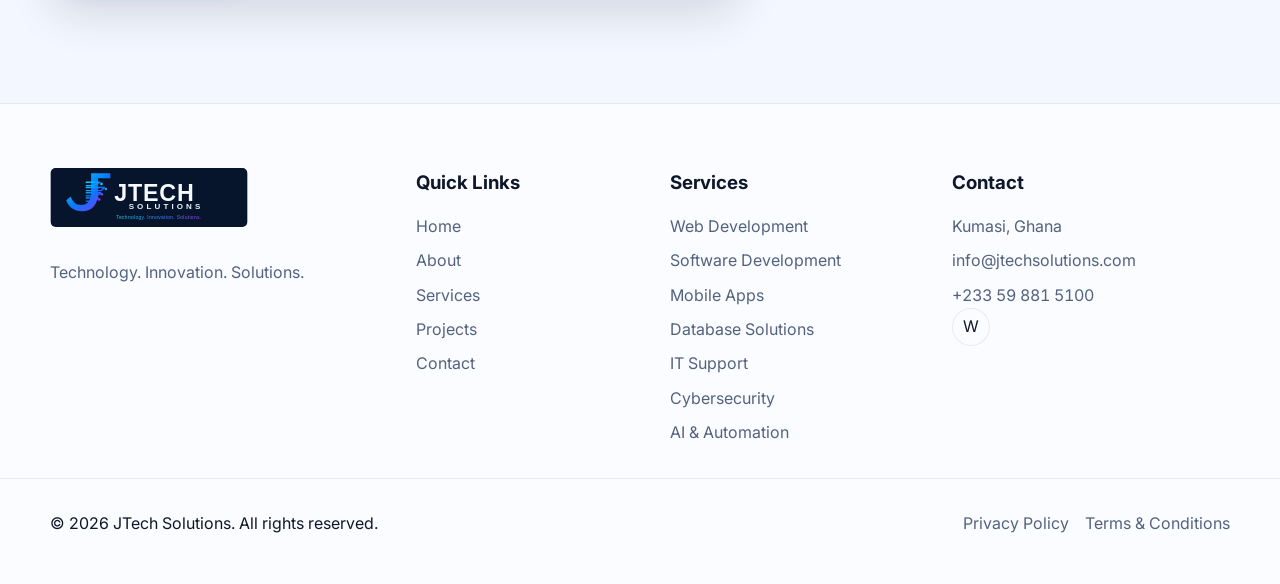
<file: contact.html>
<!DOCTYPE html>
<html lang="en" data-theme="dark">
  <head>
    <meta charset="UTF-8" />
    <meta name="viewport" content="width=device-width, initial-scale=1.0" />
    <title>Contact JTech Solutions</title>
    <meta
      name="description"
      content="Contact JTech Solutions to discuss a web, software, mobile, database, IT support, or digital transformation project in Ghana."
    />
    <meta property="og:title" content="Contact JTech Solutions" />
    <meta property="og:description" content="Tell us about your project or business challenge and discuss the right digital solution." />
    <meta property="og:type" content="website" />
    <meta property="og:image" content="assets/logo/jtech-brand.svg" />
    <link rel="icon" type="image/svg+xml" href="assets/logo/jtech-symbol.svg" />
    <link rel="preconnect" href="https://fonts.googleapis.com" />
    <link rel="preconnect" href="https://fonts.gstatic.com" crossorigin />
    <link
      href="https://fonts.googleapis.com/css2?family=Inter:wght@400;500;600;700;800;900&display=swap"
      rel="stylesheet"
    />
    <link rel="stylesheet" href="css/style.css" />
    <link rel="stylesheet" href="css/responsive.css" />
    <link rel="stylesheet" href="css/animations.css" />
    <script defer src="js/main.js"></script>
    <script defer src="js/navigation.js"></script>
    <script defer src="js/animations.js"></script>
    <script defer src="js/contact.js"></script>
    <script defer src="js/projects.js"></script>
  </head>
  <body data-page="contact">
    <a class="skip-link" href="#main-content">Skip to main content</a>

    <header class="site-header">
      <nav class="navbar container" aria-label="Main navigation">
        <a class="brand" href="index.html" aria-label="JTech Solutions home page">
          <span class="brand-mark" aria-hidden="true">
            <svg viewBox="0 0 64 64" role="img" aria-label="JTech Solutions logo icon">
              <path d="M22 10h12c10.5 0 18 7.5 18 18v18c0 2.2-1.8 4-4 4s-4-1.8-4-4V28c0-6.6-5.4-12-12-12H22v-6zm8 24h8c4.4 0 8 3.6 8 8v4c0 2.2-1.8 4-4 4H26c-2.2 0-4-1.8-4-4v-4c0-4.4 3.6-8 8-8z" fill="currentColor"/>
              <path d="M14 18l8 8M14 30l8-8M12 44h14M32 45h18M46 18v23M34 18h12" stroke="currentColor" stroke-width="2.2" stroke-linecap="round" fill="none" opacity="0.9"/>
            </svg>
          </span>
          <span class="brand-text">
            <span class="brand-name">JTECH</span>
            <span class="brand-subtitle">SOLUTIONS</span>
          </span>
        </a>

        <button class="mobile-toggle" aria-expanded="false" aria-controls="nav-menu" aria-label="Open menu">
          <span></span><span></span><span></span>
        </button>

        <div class="nav-panel" id="nav-menu">
          <ul class="nav-links">
            <li><a class="nav-link" href="index.html">Home</a></li>
            <li><a class="nav-link" href="about.html">About</a></li>
            <li><a class="nav-link" href="services.html">Services</a></li>
            <li><a class="nav-link" href="projects.html">Projects</a></li>
            <li><a class="nav-link active" href="contact.html">Contact</a></li>
          </ul>

          <div class="nav-actions">
            <button class="theme-toggle" id="theme-toggle" type="button" aria-label="Toggle dark mode">
              <span class="theme-icon" aria-hidden="true">☀️</span>
              <span class="theme-label">Light</span>
            </button>
            <a class="btn btn-primary" href="contact.html">Get Started</a>
          </div>
        </div>
      </nav>
    </header>

    <main id="main-content">
      <section class="page-hero section">
        <div class="container narrow text-center reveal fade-up">
          <p class="eyebrow accent">Contact</p>
          <h1>Let’s Build Something Great Together.</h1>
          <p class="lead">
            Have an idea, business challenge, or technology project? Tell us what you need and let’s discuss a solution.
          </p>
        </div>
      </section>

      <section class="section contact-section">
        <div class="container contact-grid">
          <div class="contact-card reveal fade-right">
            <figure class="contact-visual">
              <img src="assets/images/contact/build-together.svg" alt="JTech product workspace illustration showing software planning and collaboration" loading="lazy" data-fallback="assets/images/services/fallback.svg" />
            </figure>
            <h2>Send a message</h2>
            <form class="contact-form" id="contact-form" novalidate>
              <div class="form-grid">
                <div class="field-group">
                  <label for="fullName">Full Name</label>
                  <input id="fullName" name="fullName" type="text" placeholder="Your full name" required />
                </div>
                <div class="field-group">
                  <label for="email">Email</label>
                  <input id="email" name="email" type="email" placeholder="you@example.com" required />
                </div>
                <div class="field-group">
                  <label for="phone">Phone</label>
                  <input id="phone" name="phone" type="tel" placeholder="+233 ..." />
                </div>
                <div class="field-group">
                  <label for="company">Company/Organization</label>
                  <input id="company" name="company" type="text" placeholder="Your organization" />
                </div>
              </div>

              <div class="field-group">
                <label for="service">Service Required</label>
                <select id="service" name="service">
                  <option value="">Select a service</option>
                  <option value="Web Development">Web Development</option>
                  <option value="Software Development">Software Development</option>
                  <option value="Mobile App Development">Mobile App Development</option>
                  <option value="Database & Data Solutions">Database &amp; Data Solutions</option>
                  <option value="IT Support & Networking">IT Support &amp; Networking</option>
                  <option value="Cybersecurity">Cybersecurity</option>
                  <option value="AI & Automation">AI &amp; Automation</option>
                  <option value="Other">Other</option>
                </select>
              </div>

              <div class="field-group">
                <label for="message">Message</label>
                <textarea id="message" name="message" rows="6" placeholder="Tell us about your project, goals, timeline, and any challenges." required minlength="20"></textarea>
              </div>

              <div id="form-status" class="form-status" aria-live="polite"></div>

              <button class="btn btn-primary form-submit" type="submit">Send Message</button>
            </form>
          </div>

          <aside class="contact-info reveal fade-left" aria-label="Contact information">
            <h2>Contact Information</h2>
            <ul class="contact-details">
              <li>
                <span class="label">Location</span>
                <strong>Kumasi, Ghana</strong>
              </li>
              <li>
                <span class="label">Email</span>
                <a href="mailto:info@jtechsolutions.com">info@jtechsolutions.com</a>
              </li>
              <li>
                <span class="label">Phone</span>
                <a class="contact-number" href="tel:+233598815100">+233 59 881 5100</a>
              </li>
              <li>
                <span class="label">WhatsApp</span>
                <a class="contact-number" href="https://wa.me/233598385533">+233 59 838 5533</a>
              </li>
            </ul>

            <div class="contact-quick-actions">
              <a class="btn btn-secondary" href="mailto:info@jtechsolutions.com">Email</a>
              <a class="btn btn-secondary" href="https://wa.me/233598385533" target="_blank" rel="noopener noreferrer">WhatsApp</a>
              <a class="btn btn-secondary" href="tel:+233598815100">Phone</a>
            </div>

            <div class="social-row" data-social-links></div>
          </aside>
        </div>
      </section>
    </main>

    <footer class="site-footer">
      <div class="container footer-grid">
        <div>
          <a class="brand footer-brand" href="index.html" aria-label="JTech Solutions home page">
            <span class="brand-mark" aria-hidden="true">
              <svg viewBox="0 0 64 64" role="img" aria-label="JTech Solutions logo icon">
                <path d="M22 10h12c10.5 0 18 7.5 18 18v18c0 2.2-1.8 4-4 4s-4-1.8-4-4V28c0-6.6-5.4-12-12-12H22v-6zm8 24h8c4.4 0 8 3.6 8 8v4c0 2.2-1.8 4-4 4H26c-2.2 0-4-1.8-4-4v-4c0-4.4 3.6-8 8-8z" fill="currentColor"/>
                <path d="M14 18l8 8M14 30l8-8M12 44h14M32 45h18M46 18v23M34 18h12" stroke="currentColor" stroke-width="2.2" stroke-linecap="round" fill="none" opacity="0.9"/>
              </svg>
            </span>
            <span class="brand-text">
              <span class="brand-name">JTECH</span>
              <span class="brand-subtitle">SOLUTIONS</span>
            </span>
          </a>
          <p class="footer-tagline">Technology. Innovation. Solutions.</p>
        </div>

        <div>
          <h3>Quick Links</h3>
          <ul class="footer-links">
            <li><a href="index.html">Home</a></li>
            <li><a href="about.html">About</a></li>
            <li><a href="services.html">Services</a></li>
            <li><a href="projects.html">Projects</a></li>
            <li><a href="contact.html">Contact</a></li>
          </ul>
        </div>

        <div>
          <h3>Services</h3>
          <ul class="footer-links">
            <li><a href="services.html">Web Development</a></li>
            <li><a href="services.html">Software Development</a></li>
            <li><a href="services.html">Mobile Apps</a></li>
            <li><a href="services.html">Database Solutions</a></li>
            <li><a href="services.html">IT Support</a></li>
            <li><a href="services.html">Cybersecurity</a></li>
            <li><a href="services.html">AI &amp; Automation</a></li>
          </ul>
        </div>

        <div>
          <h3>Contact</h3>
          <ul class="contact-list">
            <li>Kumasi, Ghana</li>
            <li><a href="mailto:info@jtechsolutions.com">info@jtechsolutions.com</a></li>
            <li><a href="tel:+233598815100">+233 59 881 5100</a></li>
          </ul>
          <div class="social-row" data-social-links></div>
        </div>
      </div>

      <div class="footer-bottom">
        <div class="container footer-meta">
          <p>© <span id="year">2026</span> JTech Solutions. All rights reserved.</p>
          <div class="legal-links">
            <a href="privacy.html">Privacy Policy</a>
            <a href="terms.html">Terms &amp; Conditions</a>
          </div>
        </div>
      </div>
    </footer>
  </body>
</html>
</file>
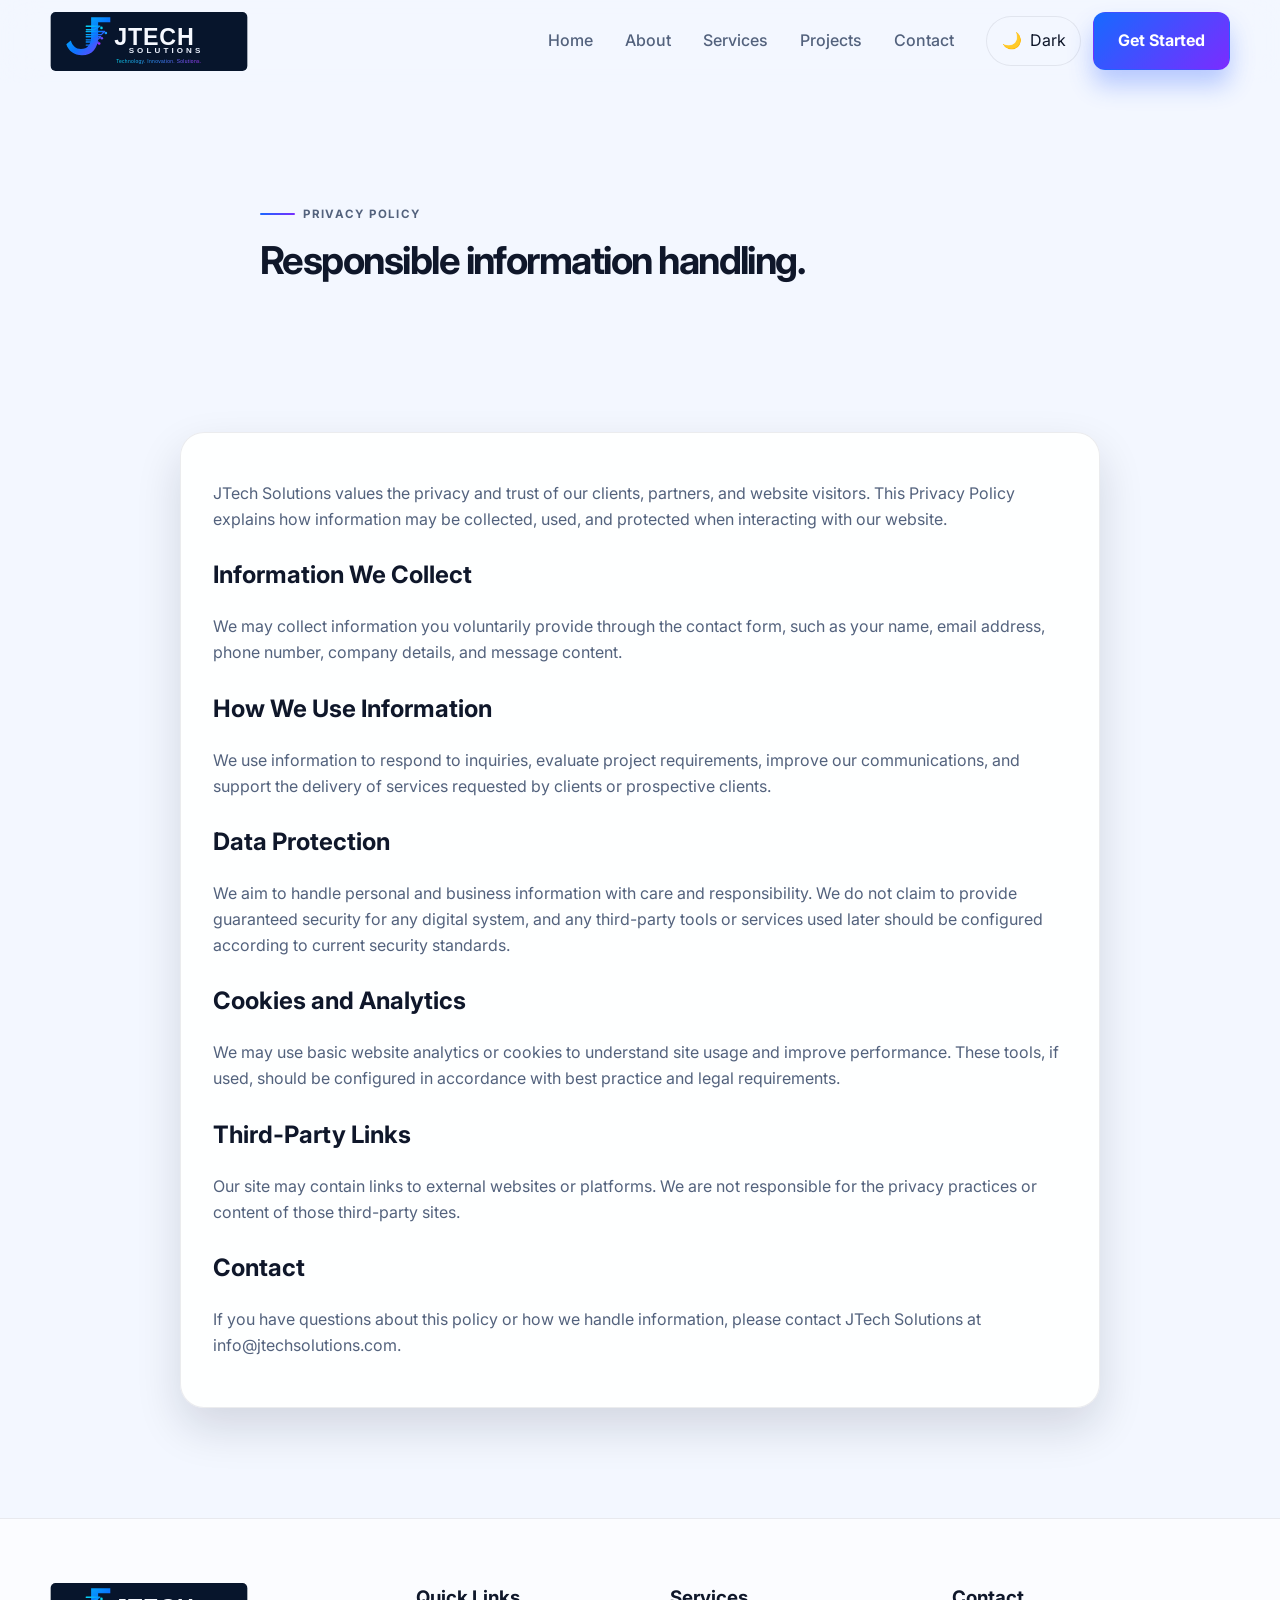
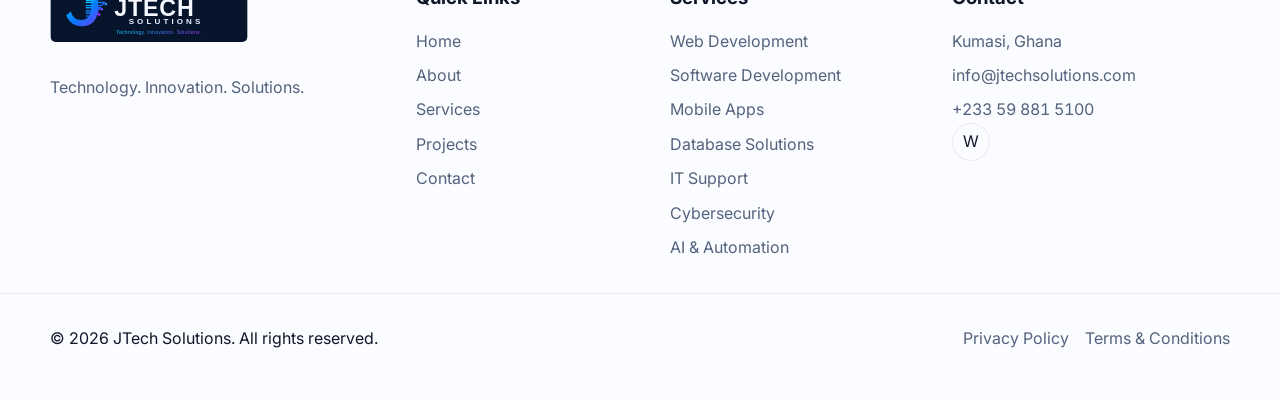
<file: privacy.html>
<!DOCTYPE html>
<html lang="en" data-theme="dark">
  <head>
    <meta charset="UTF-8" />
    <meta name="viewport" content="width=device-width, initial-scale=1.0" />
    <title>Privacy Policy | JTech Solutions</title>
    <meta
      name="description"
      content="Privacy policy for JTech Solutions. Read how we approach responsible data handling and client information management."
    />
    <link rel="icon" type="image/svg+xml" href="assets/logo/jtech-symbol.svg" />
    <link rel="preconnect" href="https://fonts.googleapis.com" />
    <link rel="preconnect" href="https://fonts.gstatic.com" crossorigin />
    <link href="https://fonts.googleapis.com/css2?family=Inter:wght@400;500;600;700;800;900&display=swap" rel="stylesheet" />
    <link rel="stylesheet" href="css/style.css" />
    <link rel="stylesheet" href="css/responsive.css" />
    <link rel="stylesheet" href="css/animations.css" />
    <script defer src="js/main.js"></script>
    <script defer src="js/navigation.js"></script>
    <script defer src="js/animations.js"></script>
    <script defer src="js/contact.js"></script>
    <script defer src="js/projects.js"></script>
  </head>
  <body data-page="privacy">
    <a class="skip-link" href="#main-content">Skip to main content</a>
    <header class="site-header">
      <nav class="navbar container" aria-label="Main navigation">
        <a class="brand" href="index.html" aria-label="JTech Solutions home page">
          <span class="brand-mark" aria-hidden="true">
            <svg viewBox="0 0 64 64" role="img" aria-label="JTech Solutions logo icon">
              <path d="M22 10h12c10.5 0 18 7.5 18 18v18c0 2.2-1.8 4-4 4s-4-1.8-4-4V28c0-6.6-5.4-12-12-12H22v-6zm8 24h8c4.4 0 8 3.6 8 8v4c0 2.2-1.8 4-4 4H26c-2.2 0-4-1.8-4-4v-4c0-4.4 3.6-8 8-8z" fill="currentColor"/>
              <path d="M14 18l8 8M14 30l8-8M12 44h14M32 45h18M46 18v23M34 18h12" stroke="currentColor" stroke-width="2.2" stroke-linecap="round" fill="none" opacity="0.9"/>
            </svg>
          </span>
          <span class="brand-text">
            <span class="brand-name">JTECH</span>
            <span class="brand-subtitle">SOLUTIONS</span>
          </span>
        </a>
        <button class="mobile-toggle" aria-expanded="false" aria-controls="nav-menu" aria-label="Open menu">
          <span></span><span></span><span></span>
        </button>
        <div class="nav-panel" id="nav-menu">
          <ul class="nav-links">
            <li><a class="nav-link" href="index.html">Home</a></li>
            <li><a class="nav-link" href="about.html">About</a></li>
            <li><a class="nav-link" href="services.html">Services</a></li>
            <li><a class="nav-link" href="projects.html">Projects</a></li>
            <li><a class="nav-link" href="contact.html">Contact</a></li>
          </ul>
          <div class="nav-actions">
            <button class="theme-toggle" id="theme-toggle" type="button" aria-label="Toggle dark mode">
              <span class="theme-icon" aria-hidden="true">☀️</span>
              <span class="theme-label">Light</span>
            </button>
            <a class="btn btn-primary" href="contact.html">Get Started</a>
          </div>
        </div>
      </nav>
    </header>

    <main id="main-content">
      <section class="page-hero section">
        <div class="container narrow reveal fade-up">
          <p class="eyebrow accent">Privacy Policy</p>
          <h1>Responsible information handling.</h1>
        </div>
      </section>

      <section class="section">
        <div class="container policy-block reveal fade-up">
          <p>JTech Solutions values the privacy and trust of our clients, partners, and website visitors. This Privacy Policy explains how information may be collected, used, and protected when interacting with our website.</p>
          <h2>Information We Collect</h2>
          <p>We may collect information you voluntarily provide through the contact form, such as your name, email address, phone number, company details, and message content.</p>
          <h2>How We Use Information</h2>
          <p>We use information to respond to inquiries, evaluate project requirements, improve our communications, and support the delivery of services requested by clients or prospective clients.</p>
          <h2>Data Protection</h2>
          <p>We aim to handle personal and business information with care and responsibility. We do not claim to provide guaranteed security for any digital system, and any third-party tools or services used later should be configured according to current security standards.</p>
          <h2>Cookies and Analytics</h2>
          <p>We may use basic website analytics or cookies to understand site usage and improve performance. These tools, if used, should be configured in accordance with best practice and legal requirements.</p>
          <h2>Third-Party Links</h2>
          <p>Our site may contain links to external websites or platforms. We are not responsible for the privacy practices or content of those third-party sites.</p>
          <h2>Contact</h2>
          <p>If you have questions about this policy or how we handle information, please contact JTech Solutions at info@jtechsolutions.com.</p>
        </div>
      </section>
    </main>

    <footer class="site-footer">
      <div class="container footer-grid">
        <div>
          <a class="brand footer-brand" href="index.html" aria-label="JTech Solutions home page">
            <span class="brand-mark" aria-hidden="true">
              <svg viewBox="0 0 64 64" role="img" aria-label="JTech Solutions logo icon">
                <path d="M22 10h12c10.5 0 18 7.5 18 18v18c0 2.2-1.8 4-4 4s-4-1.8-4-4V28c0-6.6-5.4-12-12-12H22v-6zm8 24h8c4.4 0 8 3.6 8 8v4c0 2.2-1.8 4-4 4H26c-2.2 0-4-1.8-4-4v-4c0-4.4 3.6-8 8-8z" fill="currentColor"/>
                <path d="M14 18l8 8M14 30l8-8M12 44h14M32 45h18M46 18v23M34 18h12" stroke="currentColor" stroke-width="2.2" stroke-linecap="round" fill="none" opacity="0.9"/>
              </svg>
            </span>
            <span class="brand-text">
              <span class="brand-name">JTECH</span>
              <span class="brand-subtitle">SOLUTIONS</span>
            </span>
          </a>
          <p class="footer-tagline">Technology. Innovation. Solutions.</p>
        </div>
        <div>
          <h3>Quick Links</h3>
          <ul class="footer-links">
            <li><a href="index.html">Home</a></li>
            <li><a href="about.html">About</a></li>
            <li><a href="services.html">Services</a></li>
            <li><a href="projects.html">Projects</a></li>
            <li><a href="contact.html">Contact</a></li>
          </ul>
        </div>
        <div>
          <h3>Services</h3>
          <ul class="footer-links">
            <li><a href="services.html">Web Development</a></li>
            <li><a href="services.html">Software Development</a></li>
            <li><a href="services.html">Mobile Apps</a></li>
            <li><a href="services.html">Database Solutions</a></li>
            <li><a href="services.html">IT Support</a></li>
            <li><a href="services.html">Cybersecurity</a></li>
            <li><a href="services.html">AI &amp; Automation</a></li>
          </ul>
        </div>
        <div>
          <h3>Contact</h3>
          <ul class="contact-list">
            <li>Kumasi, Ghana</li>
            <li><a href="mailto:info@jtechsolutions.com">info@jtechsolutions.com</a></li>
            <li><a href="tel:+233598815100">+233 59 881 5100</a></li>
          </ul>
          <div class="social-row" data-social-links></div>
        </div>
      </div>
      <div class="footer-bottom">
        <div class="container footer-meta">
          <p>© <span id="year">2026</span> JTech Solutions. All rights reserved.</p>
          <div class="legal-links">
            <a href="privacy.html">Privacy Policy</a>
            <a href="terms.html">Terms &amp; Conditions</a>
          </div>
        </div>
      </div>
    </footer>
  </body>
</html>
</file>
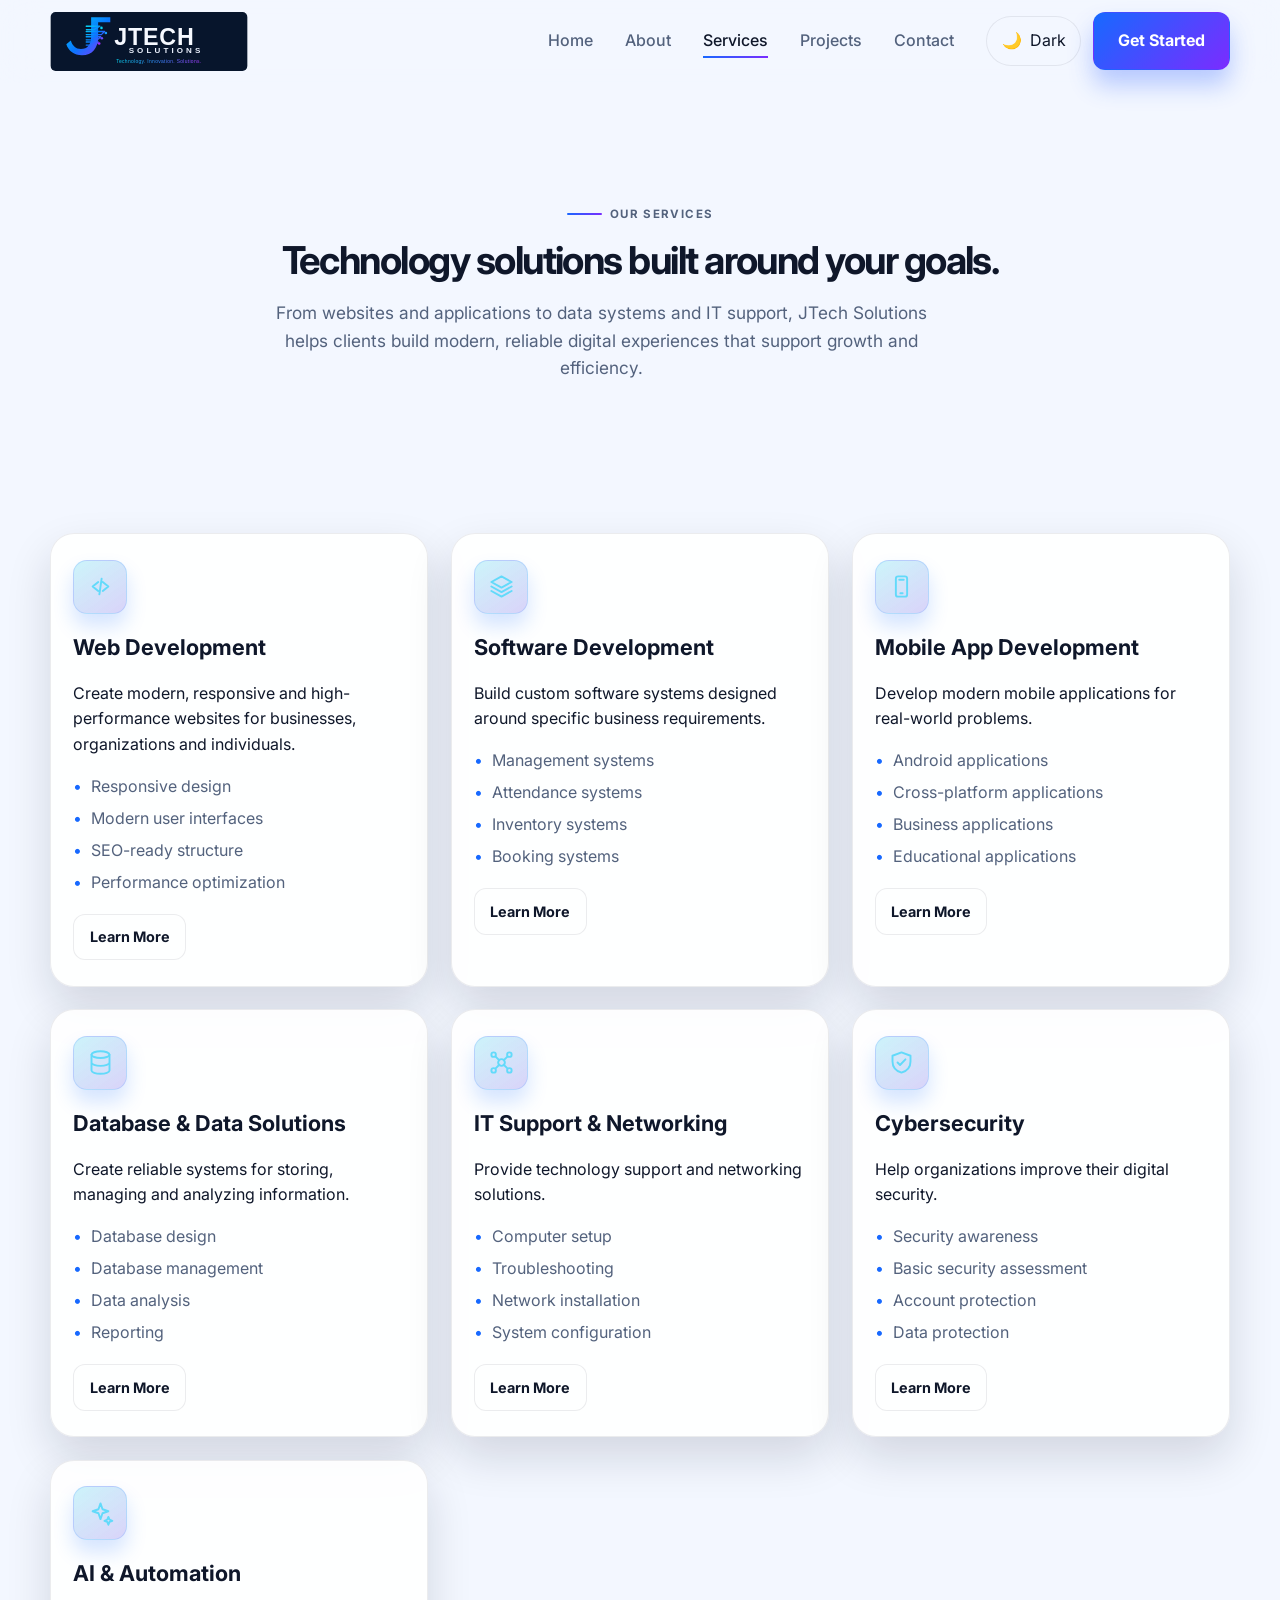
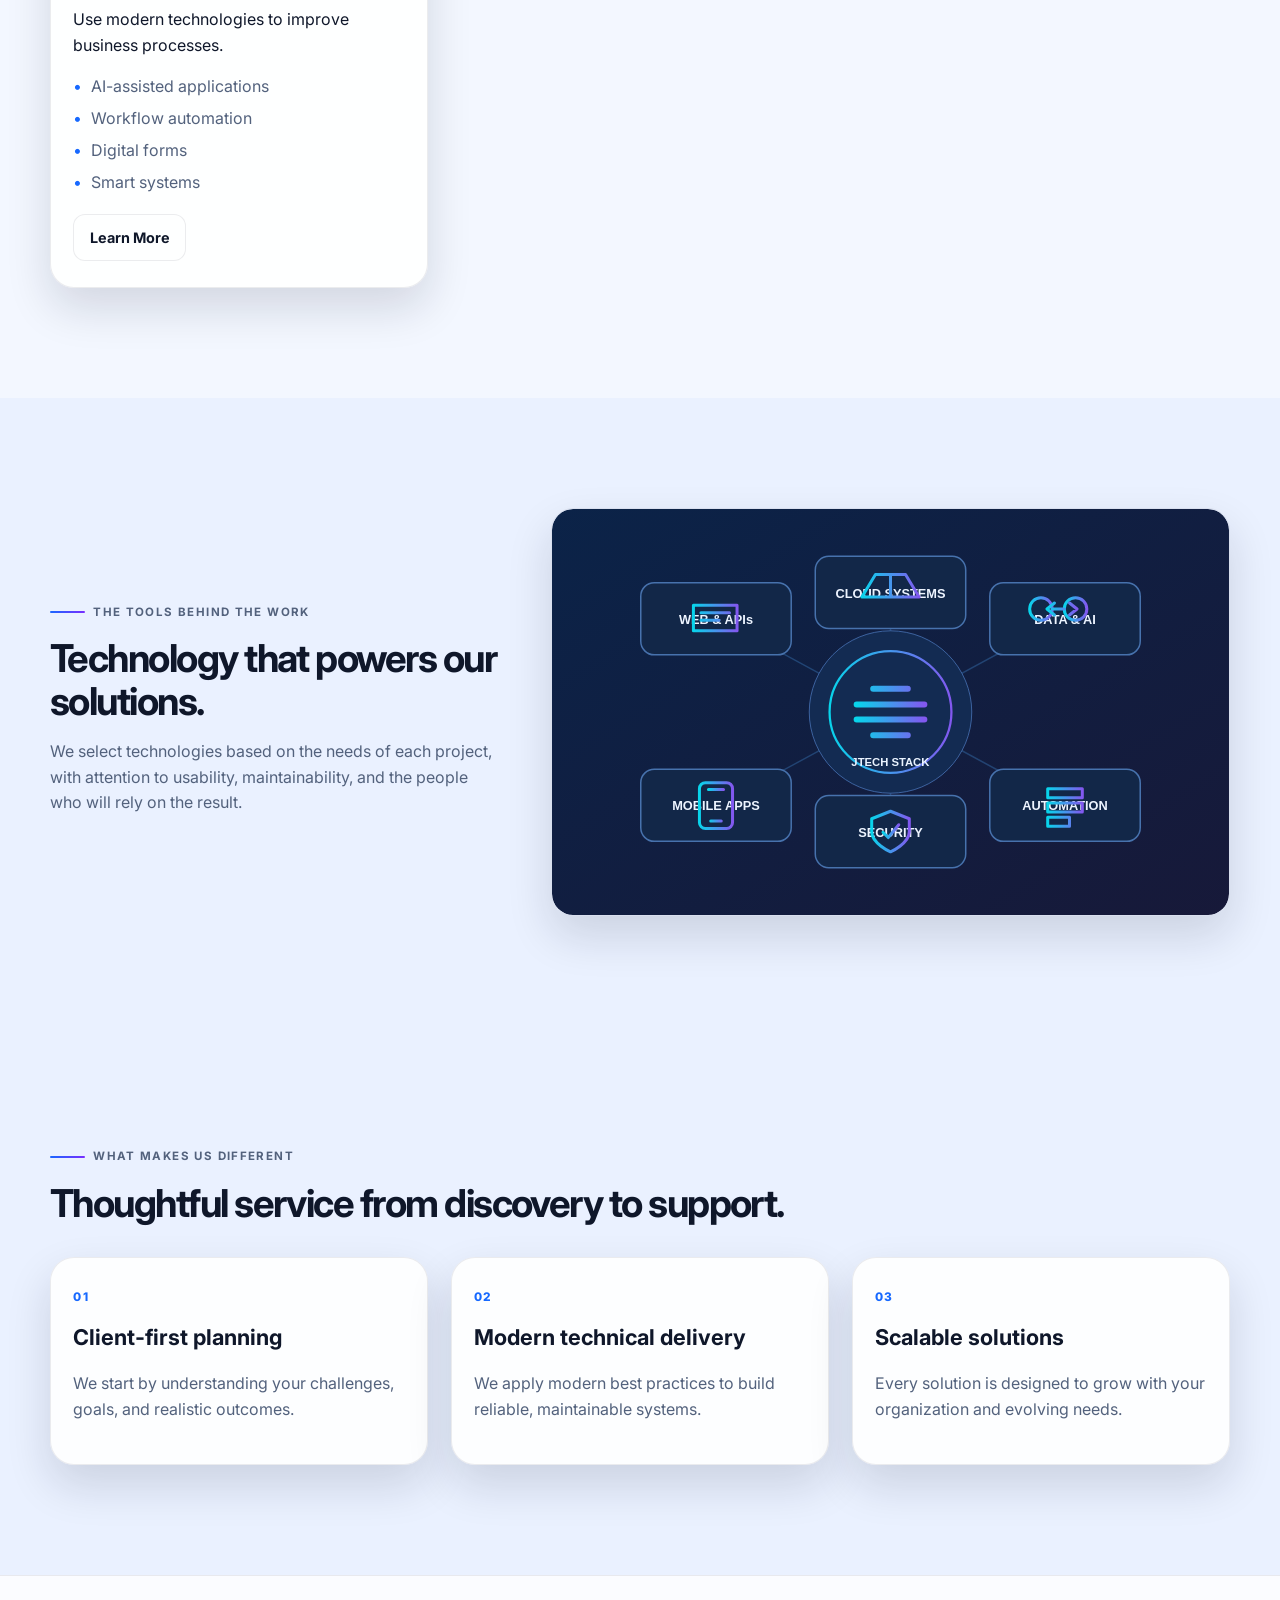
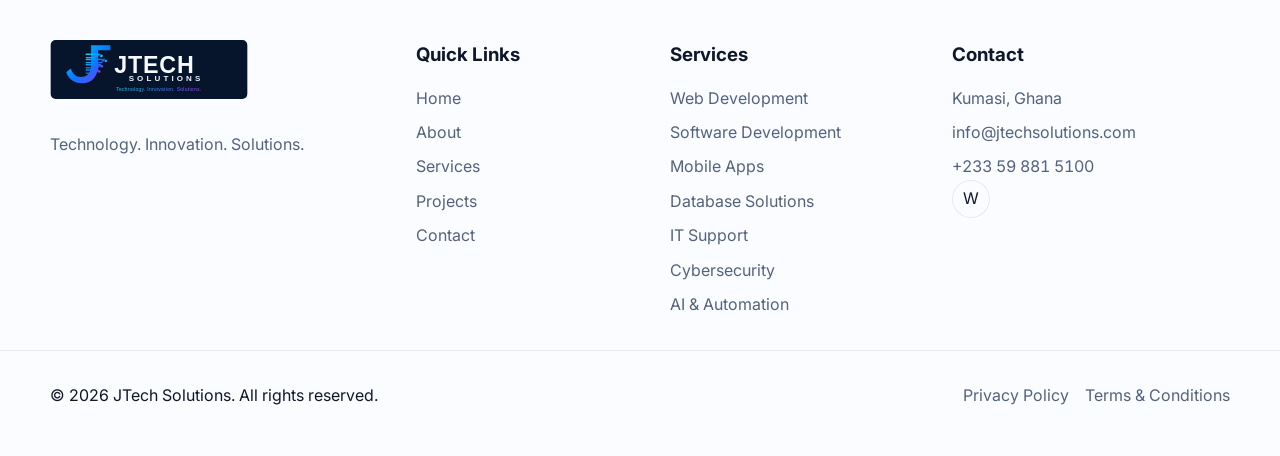
<file: services.html>
<!DOCTYPE html>
<html lang="en" data-theme="dark">
  <head>
    <meta charset="UTF-8" />
    <meta name="viewport" content="width=device-width, initial-scale=1.0" />
    <title>Services | JTech Solutions</title>
    <meta
      name="description"
      content="Explore JTech Solutions services including web development, software development, mobile applications, database solutions, IT support, cybersecurity and AI automation."
    />
    <meta property="og:title" content="JTech Solutions Services" />
    <meta property="og:description" content="Modern digital solutions for businesses, institutions and organizations." />
    <meta property="og:type" content="website" />
    <meta property="og:image" content="assets/logo/jtech-brand.svg" />
    <link rel="icon" type="image/svg+xml" href="assets/logo/jtech-symbol.svg" />
    <link rel="preconnect" href="https://fonts.googleapis.com" />
    <link rel="preconnect" href="https://fonts.gstatic.com" crossorigin />
    <link
      href="https://fonts.googleapis.com/css2?family=Inter:wght@400;500;600;700;800;900&display=swap"
      rel="stylesheet"
    />
    <link rel="stylesheet" href="css/style.css" />
    <link rel="stylesheet" href="css/responsive.css" />
    <link rel="stylesheet" href="css/animations.css" />
    <script defer src="js/main.js"></script>
    <script defer src="js/navigation.js"></script>
    <script defer src="js/animations.js"></script>
    <script defer src="js/contact.js"></script>
    <script defer src="js/projects.js"></script>
  </head>
  <body data-page="services">
    <a class="skip-link" href="#main-content">Skip to main content</a>

    <header class="site-header">
      <nav class="navbar container" aria-label="Main navigation">
        <a class="brand" href="index.html" aria-label="JTech Solutions home page">
          <span class="brand-mark" aria-hidden="true">
            <svg viewBox="0 0 64 64" role="img" aria-label="JTech Solutions logo icon">
              <path d="M22 10h12c10.5 0 18 7.5 18 18v18c0 2.2-1.8 4-4 4s-4-1.8-4-4V28c0-6.6-5.4-12-12-12H22v-6zm8 24h8c4.4 0 8 3.6 8 8v4c0 2.2-1.8 4-4 4H26c-2.2 0-4-1.8-4-4v-4c0-4.4 3.6-8 8-8z" fill="currentColor"/>
              <path d="M14 18l8 8M14 30l8-8M12 44h14M32 45h18M46 18v23M34 18h12" stroke="currentColor" stroke-width="2.2" stroke-linecap="round" fill="none" opacity="0.9"/>
            </svg>
          </span>
          <span class="brand-text">
            <span class="brand-name">JTECH</span>
            <span class="brand-subtitle">SOLUTIONS</span>
          </span>
        </a>

        <button class="mobile-toggle" aria-expanded="false" aria-controls="nav-menu" aria-label="Open menu">
          <span></span><span></span><span></span>
        </button>

        <div class="nav-panel" id="nav-menu">
          <ul class="nav-links">
            <li><a class="nav-link" href="index.html">Home</a></li>
            <li><a class="nav-link" href="about.html">About</a></li>
            <li><a class="nav-link active" href="services.html">Services</a></li>
            <li><a class="nav-link" href="projects.html">Projects</a></li>
            <li><a class="nav-link" href="contact.html">Contact</a></li>
          </ul>

          <div class="nav-actions">
            <button class="theme-toggle" id="theme-toggle" type="button" aria-label="Toggle dark mode">
              <span class="theme-icon" aria-hidden="true">☀️</span>
              <span class="theme-label">Light</span>
            </button>
            <a class="btn btn-primary" href="contact.html">Get Started</a>
          </div>
        </div>
      </nav>
    </header>

    <main id="main-content">
      <section class="page-hero section">
        <div class="container narrow text-center reveal fade-up">
          <p class="eyebrow accent">Our services</p>
          <h1>Technology solutions built around your goals.</h1>
          <p class="lead">
            From websites and applications to data systems and IT support, JTech Solutions helps clients build modern,
            reliable digital experiences that support growth and efficiency.
          </p>
        </div>
      </section>

      <section class="section">
        <div class="container">
          <div class="services-grid" id="services-grid"></div>
        </div>
      </section>

      <section class="section technology-section alt-bg">
        <div class="container technology-layout">
          <div class="content-block reveal fade-right">
            <p class="eyebrow accent">The tools behind the work</p>
            <h2>Technology that powers our solutions.</h2>
            <p>We select technologies based on the needs of each project, with attention to usability, maintainability, and the people who will rely on the result.</p>
          </div>
          <img class="technology-illustration" src="assets/images/services/technology-systems.svg" alt="Connected web, mobile, data, cloud, AI, security, and automation systems" loading="lazy" data-fallback="assets/images/services/fallback.svg" />
        </div>
      </section>

      <section class="section why-choose alt-bg">
        <div class="container">
          <div class="section-heading reveal fade-up">
            <p class="eyebrow accent">What makes us different</p>
            <h2>Thoughtful service from discovery to support.</h2>
          </div>

          <div class="info-grid">
            <article class="info-card reveal fade-up">
              <span class="card-number">01</span>
              <h3>Client-first planning</h3>
              <p>We start by understanding your challenges, goals, and realistic outcomes.</p>
            </article>
            <article class="info-card reveal fade-up delay-1">
              <span class="card-number">02</span>
              <h3>Modern technical delivery</h3>
              <p>We apply modern best practices to build reliable, maintainable systems.</p>
            </article>
            <article class="info-card reveal fade-up delay-2">
              <span class="card-number">03</span>
              <h3>Scalable solutions</h3>
              <p>Every solution is designed to grow with your organization and evolving needs.</p>
            </article>
          </div>
        </div>
      </section>
    </main>

    <div class="project-modal service-modal" id="service-modal" aria-hidden="true">
      <div class="modal-backdrop" data-close-service="true"></div>
      <div class="modal-content service-modal-content" role="dialog" aria-modal="true" aria-labelledby="service-modal-title">
        <button class="modal-close" type="button" aria-label="Close service details">×</button>
        <div class="service-modal-visual">
          <img src="assets/images/services/technology-systems.svg" alt="Illustration of connected technology systems" loading="lazy" />
        </div>
        <div class="modal-body">
          <p class="eyebrow accent">Service overview</p>
          <h2 id="service-modal-title">Service</h2>
          <p id="service-modal-description"></p>
          <h3>How it helps</h3>
          <p id="service-modal-benefit"></p>
          <h3>What we can deliver</h3>
          <ul id="service-modal-features" class="check-list"></ul>
          <div id="service-modal-tech" class="modal-tech"></div>
          <a class="btn btn-primary" href="contact.html">Request This Service</a>
        </div>
      </div>
    </div>

    <footer class="site-footer">
      <div class="container footer-grid">
        <div>
          <a class="brand footer-brand" href="index.html" aria-label="JTech Solutions home page">
            <span class="brand-mark" aria-hidden="true">
              <svg viewBox="0 0 64 64" role="img" aria-label="JTech Solutions logo icon">
                <path d="M22 10h12c10.5 0 18 7.5 18 18v18c0 2.2-1.8 4-4 4s-4-1.8-4-4V28c0-6.6-5.4-12-12-12H22v-6zm8 24h8c4.4 0 8 3.6 8 8v4c0 2.2-1.8 4-4 4H26c-2.2 0-4-1.8-4-4v-4c0-4.4 3.6-8 8-8z" fill="currentColor"/>
                <path d="M14 18l8 8M14 30l8-8M12 44h14M32 45h18M46 18v23M34 18h12" stroke="currentColor" stroke-width="2.2" stroke-linecap="round" fill="none" opacity="0.9"/>
              </svg>
            </span>
            <span class="brand-text">
              <span class="brand-name">JTECH</span>
              <span class="brand-subtitle">SOLUTIONS</span>
            </span>
          </a>
          <p class="footer-tagline">Technology. Innovation. Solutions.</p>
        </div>

        <div>
          <h3>Quick Links</h3>
          <ul class="footer-links">
            <li><a href="index.html">Home</a></li>
            <li><a href="about.html">About</a></li>
            <li><a href="services.html">Services</a></li>
            <li><a href="projects.html">Projects</a></li>
            <li><a href="contact.html">Contact</a></li>
          </ul>
        </div>

        <div>
          <h3>Services</h3>
          <ul class="footer-links">
            <li><a href="services.html">Web Development</a></li>
            <li><a href="services.html">Software Development</a></li>
            <li><a href="services.html">Mobile Apps</a></li>
            <li><a href="services.html">Database Solutions</a></li>
            <li><a href="services.html">IT Support</a></li>
            <li><a href="services.html">Cybersecurity</a></li>
            <li><a href="services.html">AI &amp; Automation</a></li>
          </ul>
        </div>

        <div>
          <h3>Contact</h3>
          <ul class="contact-list">
            <li>Kumasi, Ghana</li>
            <li><a href="mailto:info@jtechsolutions.com">info@jtechsolutions.com</a></li>
            <li><a href="tel:+233598815100">+233 59 881 5100</a></li>
          </ul>
          <div class="social-row" data-social-links></div>
        </div>
      </div>

      <div class="footer-bottom">
        <div class="container footer-meta">
          <p>© <span id="year">2026</span> JTech Solutions. All rights reserved.</p>
          <div class="legal-links">
            <a href="privacy.html">Privacy Policy</a>
            <a href="terms.html">Terms &amp; Conditions</a>
          </div>
        </div>
      </div>
    </footer>
  </body>
</html>
</file>
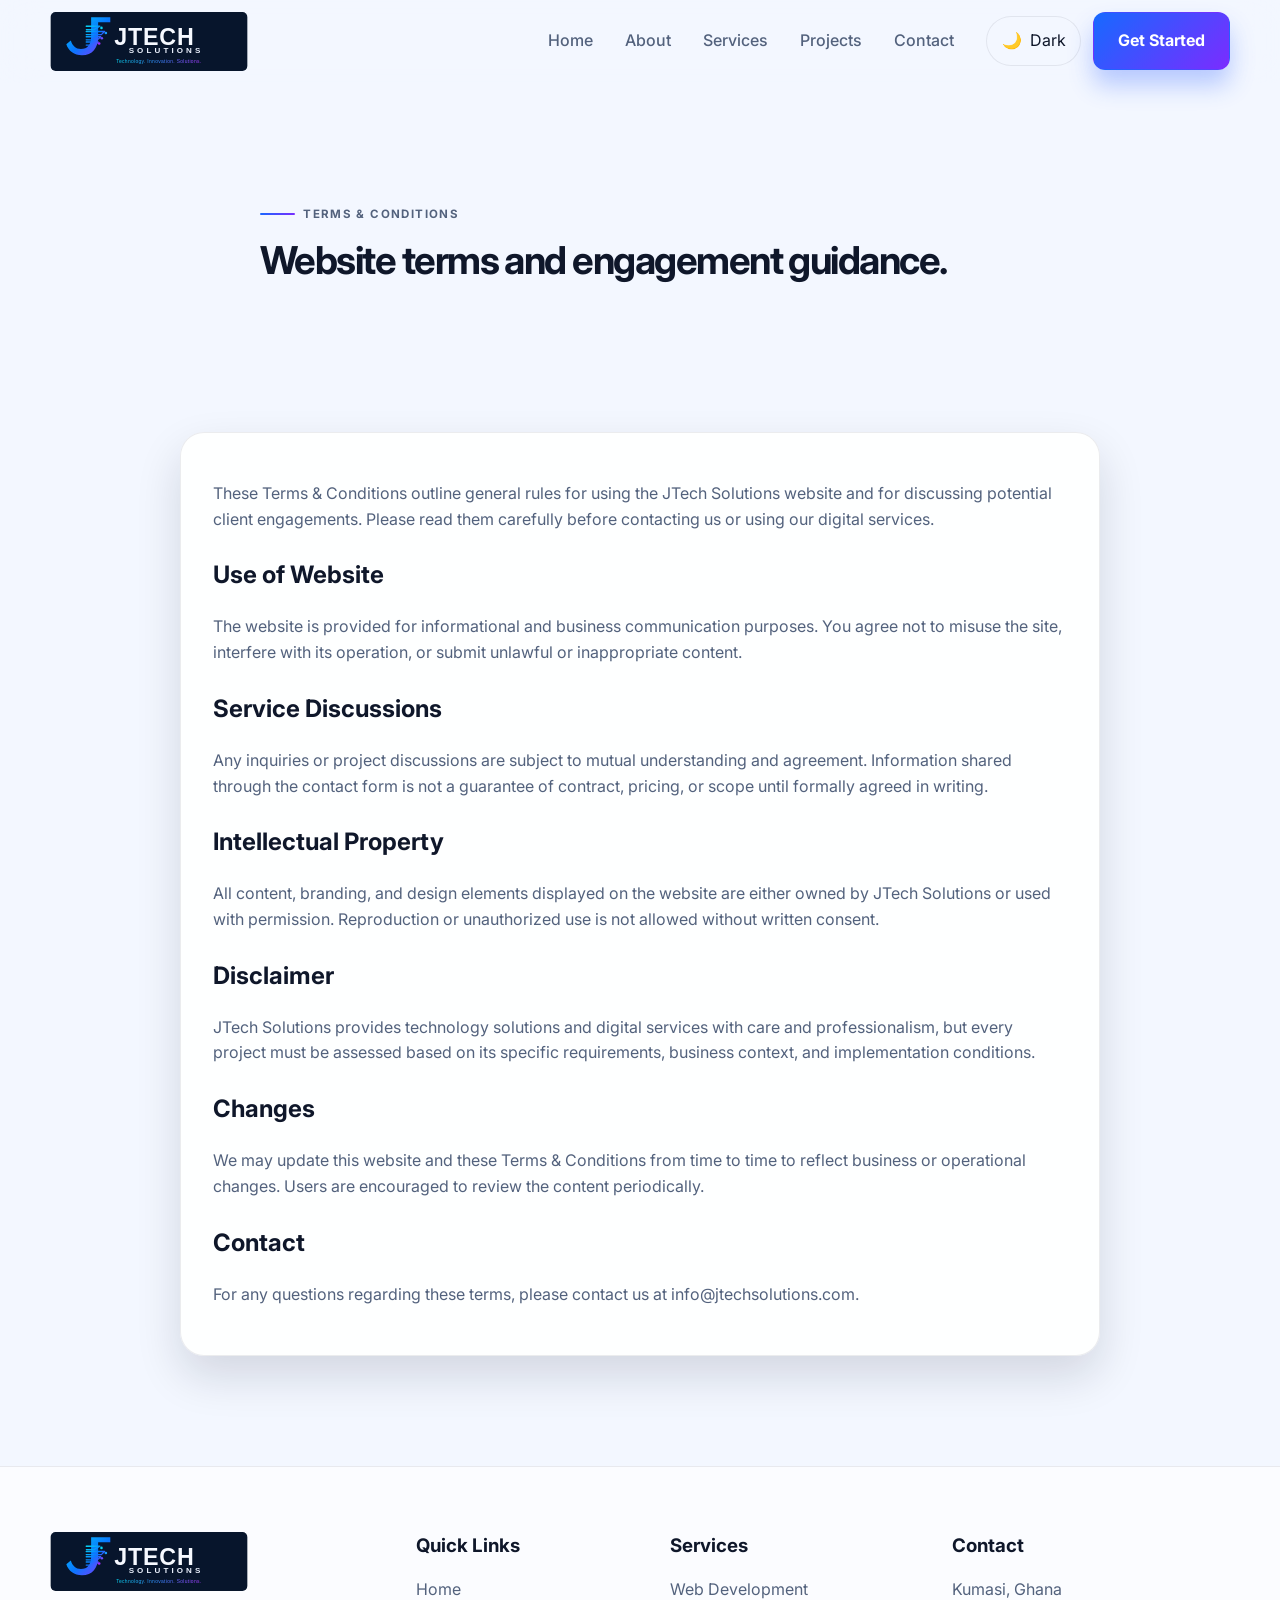
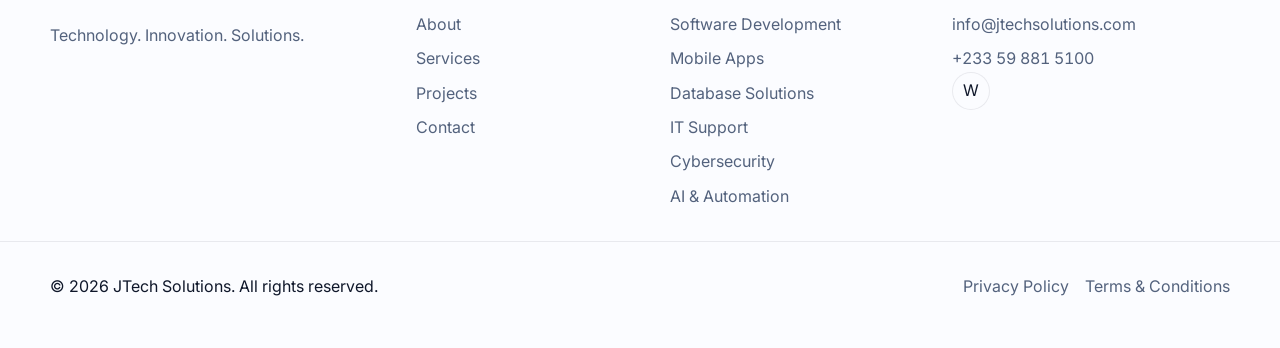
<file: terms.html>
<!DOCTYPE html>
<html lang="en" data-theme="dark">
  <head>
    <meta charset="UTF-8" />
    <meta name="viewport" content="width=device-width, initial-scale=1.0" />
    <title>Terms & Conditions | JTech Solutions</title>
    <meta
      name="description"
      content="Terms and conditions for JTech Solutions. Read the standard information for website use and client engagement discussions."
    />
    <link rel="icon" type="image/svg+xml" href="assets/logo/jtech-symbol.svg" />
    <link rel="preconnect" href="https://fonts.googleapis.com" />
    <link rel="preconnect" href="https://fonts.gstatic.com" crossorigin />
    <link href="https://fonts.googleapis.com/css2?family=Inter:wght@400;500;600;700;800;900&display=swap" rel="stylesheet" />
    <link rel="stylesheet" href="css/style.css" />
    <link rel="stylesheet" href="css/responsive.css" />
    <link rel="stylesheet" href="css/animations.css" />
    <script defer src="js/main.js"></script>
    <script defer src="js/navigation.js"></script>
    <script defer src="js/animations.js"></script>
    <script defer src="js/contact.js"></script>
    <script defer src="js/projects.js"></script>
  </head>
  <body data-page="terms">
    <a class="skip-link" href="#main-content">Skip to main content</a>
    <header class="site-header">
      <nav class="navbar container" aria-label="Main navigation">
        <a class="brand" href="index.html" aria-label="JTech Solutions home page">
          <span class="brand-mark" aria-hidden="true">
            <svg viewBox="0 0 64 64" role="img" aria-label="JTech Solutions logo icon">
              <path d="M22 10h12c10.5 0 18 7.5 18 18v18c0 2.2-1.8 4-4 4s-4-1.8-4-4V28c0-6.6-5.4-12-12-12H22v-6zm8 24h8c4.4 0 8 3.6 8 8v4c0 2.2-1.8 4-4 4H26c-2.2 0-4-1.8-4-4v-4c0-4.4 3.6-8 8-8z" fill="currentColor"/>
              <path d="M14 18l8 8M14 30l8-8M12 44h14M32 45h18M46 18v23M34 18h12" stroke="currentColor" stroke-width="2.2" stroke-linecap="round" fill="none" opacity="0.9"/>
            </svg>
          </span>
          <span class="brand-text">
            <span class="brand-name">JTECH</span>
            <span class="brand-subtitle">SOLUTIONS</span>
          </span>
        </a>
        <button class="mobile-toggle" aria-expanded="false" aria-controls="nav-menu" aria-label="Open menu">
          <span></span><span></span><span></span>
        </button>
        <div class="nav-panel" id="nav-menu">
          <ul class="nav-links">
            <li><a class="nav-link" href="index.html">Home</a></li>
            <li><a class="nav-link" href="about.html">About</a></li>
            <li><a class="nav-link" href="services.html">Services</a></li>
            <li><a class="nav-link" href="projects.html">Projects</a></li>
            <li><a class="nav-link" href="contact.html">Contact</a></li>
          </ul>
          <div class="nav-actions">
            <button class="theme-toggle" id="theme-toggle" type="button" aria-label="Toggle dark mode">
              <span class="theme-icon" aria-hidden="true">☀️</span>
              <span class="theme-label">Light</span>
            </button>
            <a class="btn btn-primary" href="contact.html">Get Started</a>
          </div>
        </div>
      </nav>
    </header>

    <main id="main-content">
      <section class="page-hero section">
        <div class="container narrow reveal fade-up">
          <p class="eyebrow accent">Terms & Conditions</p>
          <h1>Website terms and engagement guidance.</h1>
        </div>
      </section>

      <section class="section">
        <div class="container policy-block reveal fade-up">
          <p>These Terms &amp; Conditions outline general rules for using the JTech Solutions website and for discussing potential client engagements. Please read them carefully before contacting us or using our digital services.</p>
          <h2>Use of Website</h2>
          <p>The website is provided for informational and business communication purposes. You agree not to misuse the site, interfere with its operation, or submit unlawful or inappropriate content.</p>
          <h2>Service Discussions</h2>
          <p>Any inquiries or project discussions are subject to mutual understanding and agreement. Information shared through the contact form is not a guarantee of contract, pricing, or scope until formally agreed in writing.</p>
          <h2>Intellectual Property</h2>
          <p>All content, branding, and design elements displayed on the website are either owned by JTech Solutions or used with permission. Reproduction or unauthorized use is not allowed without written consent.</p>
          <h2>Disclaimer</h2>
          <p>JTech Solutions provides technology solutions and digital services with care and professionalism, but every project must be assessed based on its specific requirements, business context, and implementation conditions.</p>
          <h2>Changes</h2>
          <p>We may update this website and these Terms &amp; Conditions from time to time to reflect business or operational changes. Users are encouraged to review the content periodically.</p>
          <h2>Contact</h2>
          <p>For any questions regarding these terms, please contact us at info@jtechsolutions.com.</p>
        </div>
      </section>
    </main>

    <footer class="site-footer">
      <div class="container footer-grid">
        <div>
          <a class="brand footer-brand" href="index.html" aria-label="JTech Solutions home page">
            <span class="brand-mark" aria-hidden="true">
              <svg viewBox="0 0 64 64" role="img" aria-label="JTech Solutions logo icon">
                <path d="M22 10h12c10.5 0 18 7.5 18 18v18c0 2.2-1.8 4-4 4s-4-1.8-4-4V28c0-6.6-5.4-12-12-12H22v-6zm8 24h8c4.4 0 8 3.6 8 8v4c0 2.2-1.8 4-4 4H26c-2.2 0-4-1.8-4-4v-4c0-4.4 3.6-8 8-8z" fill="currentColor"/>
                <path d="M14 18l8 8M14 30l8-8M12 44h14M32 45h18M46 18v23M34 18h12" stroke="currentColor" stroke-width="2.2" stroke-linecap="round" fill="none" opacity="0.9"/>
              </svg>
            </span>
            <span class="brand-text">
              <span class="brand-name">JTECH</span>
              <span class="brand-subtitle">SOLUTIONS</span>
            </span>
          </a>
          <p class="footer-tagline">Technology. Innovation. Solutions.</p>
        </div>
        <div>
          <h3>Quick Links</h3>
          <ul class="footer-links">
            <li><a href="index.html">Home</a></li>
            <li><a href="about.html">About</a></li>
            <li><a href="services.html">Services</a></li>
            <li><a href="projects.html">Projects</a></li>
            <li><a href="contact.html">Contact</a></li>
          </ul>
        </div>
        <div>
          <h3>Services</h3>
          <ul class="footer-links">
            <li><a href="services.html">Web Development</a></li>
            <li><a href="services.html">Software Development</a></li>
            <li><a href="services.html">Mobile Apps</a></li>
            <li><a href="services.html">Database Solutions</a></li>
            <li><a href="services.html">IT Support</a></li>
            <li><a href="services.html">Cybersecurity</a></li>
            <li><a href="services.html">AI &amp; Automation</a></li>
          </ul>
        </div>
        <div>
          <h3>Contact</h3>
          <ul class="contact-list">
            <li>Kumasi, Ghana</li>
            <li><a href="mailto:info@jtechsolutions.com">info@jtechsolutions.com</a></li>
            <li><a href="tel:+233598815100">+233 59 881 5100</a></li>
          </ul>
          <div class="social-row" data-social-links></div>
        </div>
      </div>
      <div class="footer-bottom">
        <div class="container footer-meta">
          <p>© <span id="year">2026</span> JTech Solutions. All rights reserved.</p>
          <div class="legal-links">
            <a href="privacy.html">Privacy Policy</a>
            <a href="terms.html">Terms &amp; Conditions</a>
          </div>
        </div>
      </div>
    </footer>
  </body>
</html>
</file>
<file: css/style.css>
:root {
  --bg: #071a33;
  --bg-alt: #0d1f3b;
  --surface: rgba(16, 26, 45, 0.75);
  --surface-strong: #101b2e;
  --panel: #12233d;
  --card: rgba(13, 24, 42, 0.92);
  --card-soft: rgba(255,255,255,0.04);
  --text: #edf4ff;
  --muted: #aac2ef;
  --border: rgba(255,255,255,0.08);
  --primary: #1769ff;
  --primary-2: #7b2cff;
  --success: #34d399;
  --warning: #fbbf24;
  --danger: #f87171;
  --shadow: 0 20px 45px rgba(6, 12, 22, 0.35);
  --gradient: linear-gradient(135deg, var(--primary) 0%, var(--primary-2) 100%);
  --section-padding: 110px;
  --container-width: 1180px;
}

html[data-theme="light"] {
  --bg: #f3f7ff;
  --bg-alt: #ebf1ff;
  --surface: rgba(255,255,255,0.8);
  --surface-strong: #ffffff;
  --panel: #eef4ff;
  --card: rgba(255,255,255,0.9);
  --card-soft: rgba(23, 105, 255, 0.04);
  --text: #0f172a;
  --muted: #53627d;
  --border: rgba(15, 23, 42, 0.08);
  --primary: #1769ff;
  --primary-2: #7b2cff;
  --shadow: 0 20px 45px rgba(15, 23, 42, 0.14);
  --gradient: linear-gradient(135deg, var(--primary) 0%, var(--primary-2) 100%);
}

* { box-sizing: border-box; }

html {
  scroll-behavior: smooth;
}

body {
  margin: 0;
  font-family: "Inter", sans-serif;
  background: var(--bg);
  color: var(--text);
  line-height: 1.6;
  overflow-x: hidden;
  transition: background 0.25s ease, color 0.25s ease;
}

img {
  max-width: 100%;
  display: block;
}

a {
  color: inherit;
  text-decoration: none;
}

button,
input,
select,
textarea {
  font: inherit;
}

button {
  cursor: pointer;
}

:focus-visible {
  outline: 3px solid rgba(23, 105, 255, 0.7);
  outline-offset: 3px;
}

.skip-link {
  position: absolute;
  left: -9999px;
  top: 0;
  background: var(--primary);
  color: white;
  padding: 0.75rem 1rem;
  border-radius: 0 0 0.5rem 0.5rem;
  z-index: 1000;
}

.skip-link:focus {
  left: 1rem;
}

.container {
  width: min(var(--container-width), calc(100% - 2rem));
  margin: 0 auto;
}

.section {
  padding: var(--section-padding) 0;
}

.section-sm {
  padding: 2rem 0 4rem;
}

.alt-bg {
  background: rgba(17, 24, 39, 0.2);
}

html[data-theme="light"] .alt-bg {
  background: rgba(23, 105, 255, 0.04);
}

.eyebrow {
  display: inline-flex;
  align-items: center;
  gap: 0.5rem;
  text-transform: uppercase;
  letter-spacing: 0.12em;
  font-size: 0.72rem;
  font-weight: 700;
  color: var(--muted);
  margin-bottom: 1rem;
}

.eyebrow.accent::before {
  content: "";
  display: block;
  width: 2.2rem;
  height: 2px;
  border-radius: 999px;
  background: var(--gradient);
}

.site-header {
  position: sticky;
  top: 0;
  z-index: 100;
  -webkit-backdrop-filter: blur(18px);
  backdrop-filter: blur(18px);
  background: rgba(7, 26, 51, 0.45);
  border-bottom: 1px solid transparent;
  transition: background 0.3s ease, border-color 0.3s ease, box-shadow 0.3s ease;
}

html[data-theme="light"] .site-header {
  background: rgba(243, 247, 255, 0.7);
}

.site-header.scrolled {
  background: rgba(8, 18, 32, 0.8);
  box-shadow: 0 18px 40px rgba(8, 18, 32, 0.18);
  border-color: var(--border);
}

html[data-theme="light"] .site-header.scrolled {
  background: rgba(255,255,255,0.72);
}

.navbar {
  display: flex;
  align-items: center;
  justify-content: space-between;
  min-height: 82px;
  gap: 1.2rem;
}

.brand {
  display: inline-flex;
  align-items: center;
  gap: 0.8rem;
  font-weight: 800;
  letter-spacing: 0.08em;
}

.brand-mark {
  width: 42px;
  height: 42px;
  border-radius: 14px;
  display: inline-flex;
  align-items: center;
  justify-content: center;
  background: var(--gradient);
  box-shadow: 0 10px 25px rgba(23, 105, 255, 0.32);
  color: white;
}

.brand-mark svg {
  width: 24px;
  height: 24px;
}

.brand-text {
  display: flex;
  flex-direction: column;
  line-height: 0.95;
}

.brand-name {
  font-size: 0.78rem;
}

.brand-subtitle {
  font-size: 0.62rem;
  opacity: 0.8;
}

.nav-panel {
  display: flex;
  align-items: center;
  gap: 2rem;
}

.nav-links {
  display: flex;
  align-items: center;
  gap: 2rem;
  list-style: none;
  margin: 0;
  padding: 0;
}

.nav-link {
  position: relative;
  font-weight: 500;
  color: var(--muted);
  transition: color 0.2s ease;
}

.nav-link::after {
  content: "";
  position: absolute;
  left: 0;
  bottom: -8px;
  width: 100%;
  height: 2px;
  background: var(--gradient);
  transform: scaleX(0);
  transform-origin: left;
  transition: transform 0.25s ease;
}

.nav-link:hover,
.nav-link.active {
  color: var(--text);
}

.nav-link:hover::after,
.nav-link.active::after {
  transform: scaleX(1);
}

.nav-actions {
  display: flex;
  align-items: center;
  gap: 0.75rem;
}

.theme-toggle {
  display: inline-flex;
  align-items: center;
  justify-content: center;
  gap: 0.5rem;
  border: 1px solid var(--border);
  background: rgba(255,255,255,0.04);
  color: var(--text);
  border-radius: 999px;
  padding: 0.7rem 0.9rem;
}

.btn {
  display: inline-flex;
  align-items: center;
  justify-content: center;
  padding: 0.96rem 1.5rem;
  border-radius: 12px;
  border: 1px solid transparent;
  font-weight: 700;
  transition: transform 0.2s ease, box-shadow 0.2s ease, background 0.2s ease;
}

.btn:hover {
  transform: translateY(-2px);
}

.btn-primary {
  background: var(--gradient);
  color: white;
  box-shadow: 0 15px 25px rgba(39, 93, 255, 0.3);
}

.btn-secondary {
  background: rgba(255,255,255,0.04);
  border-color: var(--border);
  color: var(--text);
}

.hero {
  position: relative;
  overflow: hidden;
  padding-top: 52px;
}

.hero::before,
.hero::after {
  content: "";
  position: absolute;
  inset: auto;
  border-radius: 50%;
  filter: blur(14px);
  opacity: 0.5;
}

.hero::before {
  width: 500px;
  height: 500px;
  right: -130px;
  top: -110px;
  background: radial-gradient(circle, rgba(123,44,255,0.32), transparent 65%);
}

.hero::after {
  width: 420px;
  height: 420px;
  left: -120px;
  bottom: -140px;
  background: radial-gradient(circle, rgba(23,105,255,0.25), transparent 60%);
}

.hero-grid {
  display: grid;
  grid-template-columns: 1.1fr 0.9fr;
  align-items: center;
  gap: 3rem;
}

.hero-copy h1 {
  font-size: clamp(2.5rem, 4vw, 4.4rem);
  line-height: 1.04;
  letter-spacing: -0.05em;
  margin: 0 0 1.2rem;
}

.lead {
  font-size: 1.08rem;
  max-width: 62ch;
  color: var(--muted);
}

.hero-actions {
  margin-top: 2rem;
  display: flex;
  flex-wrap: wrap;
  gap: 1rem;
}

.hero-points {
  margin-top: 1.8rem;
  padding: 0;
  list-style: none;
  display: flex;
  flex-wrap: wrap;
  gap: 1rem 1.5rem;
  color: var(--muted);
}

.hero-points li {
  position: relative;
  padding-left: 1.3rem;
}

.hero-points li::before {
  content: "";
  position: absolute;
  left: 0;
  top: 0.7rem;
  width: 0.5rem;
  height: 0.5rem;
  border-radius: 50%;
  background: var(--gradient);
}

.hero-visual {
  position: relative;
  min-height: 560px;
  display: flex;
  align-items: center;
  justify-content: center;
}

.device-mockup {
  position: relative;
  width: min(100%, 480px);
  min-height: 430px;
  border: 1px solid var(--border);
  border-radius: 30px;
  background: linear-gradient(180deg, rgba(15, 25, 42, 0.9), rgba(13,20,32,0.94));
  box-shadow: var(--shadow);
  padding: 1.1rem;
  transform: rotate(4deg);
}

html[data-theme="light"] .device-mockup {
  background: linear-gradient(180deg, rgba(255,255,255,0.88), rgba(227,236,255,0.95));
}

.device-header {
  display: flex;
  gap: 0.5rem;
  padding-bottom: 0.9rem;
}

.device-header span {
  width: 11px;
  height: 11px;
  border-radius: 50%;
  background: rgba(255,255,255,0.25);
}

.device-screen {
  border-radius: 20px;
  background: linear-gradient(180deg, rgba(255,255,255,0.08), rgba(255,255,255,0.02));
  border: 1px solid var(--border);
  padding: 1.2rem;
  min-height: 360px;
}

.screen-row {
  height: 18px;
  margin-bottom: 1rem;
  border-radius: 999px;
  background: linear-gradient(90deg, rgba(23,105,255,0.75), rgba(123,44,255,0.25));
  opacity: 0.8;
}

.row-two { width: 74%; }
.row-three { width: 82%; }

.screen-grid {
  display: grid;
  grid-template-columns: repeat(4, 1fr);
  gap: 0.8rem;
  margin-top: 1.6rem;
}

.screen-grid span {
  display: block;
  aspect-ratio: 1;
  border-radius: 16px;
  background: linear-gradient(180deg, rgba(123,44,255,0.4), rgba(23,105,255,0.12));
  border: 1px solid rgba(255,255,255,0.08);
}

.dashboard-card {
  position: absolute;
  background: var(--card);
  border: 1px solid var(--border);
  border-radius: 20px;
  padding: 1rem 1.1rem;
  box-shadow: var(--shadow);
  -webkit-backdrop-filter: blur(18px);
  backdrop-filter: blur(18px);
}

.card-one {
  top: 18%;
  left: 3%;
  width: 190px;
  transform: rotate(-8deg);
}

.card-two {
  right: 2%;
  bottom: 12%;
  width: 210px;
  transform: rotate(7deg);
}

.chip {
  display: inline-flex;
  align-items: center;
  padding: 0.3rem 0.7rem;
  border-radius: 999px;
  font-size: 0.7rem;
  font-weight: 700;
  letter-spacing: 0.04em;
}

.chip.success {
  background: rgba(52, 211, 153, 0.16);
  color: var(--success);
}

.mini-graph {
  display: flex;
  align-items: end;
  gap: 0.35rem;
  height: 60px;
  margin-top: 1rem;
}

.mini-graph span {
  flex: 1;
  border-radius: 8px 8px 0 0;
  background: linear-gradient(180deg, var(--primary), rgba(123,44,255,0.5));
}

.mini-graph span:nth-child(1) { height: 35%; }
.mini-graph span:nth-child(2) { height: 55%; }
.mini-graph span:nth-child(3) { height: 68%; }
.mini-graph span:nth-child(4) { height: 82%; }
.mini-graph span:nth-child(5) { height: 100%; }

.status-row {
  display: flex;
  align-items: center;
  justify-content: space-between;
  gap: 0.7rem;
  color: var(--muted);
  font-size: 0.9rem;
}

.dot {
  width: 0.65rem;
  height: 0.65rem;
  border-radius: 50%;
  display: inline-block;
}

.dot.green { background: var(--success); }

.tag-list {
  display: flex;
  flex-wrap: wrap;
  gap: 0.5rem;
  margin-top: 1rem;
}

.tag-list span {
  display: inline-flex;
  align-items: center;
  justify-content: center;
  padding: 0.34rem 0.7rem;
  border-radius: 999px;
  background: rgba(23, 105, 255, 0.12);
  color: var(--text);
  font-size: 0.75rem;
}

.orb {
  position: absolute;
  border-radius: 50%;
  filter: blur(12px);
  opacity: 0.8;
}

.orb-one {
  width: 110px;
  height: 110px;
  bottom: 5%;
  left: 10%;
  background: rgba(23, 105, 255, 0.18);
}

.orb-two {
  width: 150px;
  height: 150px;
  top: 8%;
  right: 10%;
  background: rgba(123, 44, 255, 0.18);
}

.stats {
  position: relative;
  z-index: 1;
}

.stats-grid {
  display: grid;
  grid-template-columns: repeat(3, minmax(0, 1fr));
  gap: 1.2rem;
}

.stat-card {
  padding: 2rem 1.25rem;
  border: 1px solid var(--border);
  border-radius: 24px;
  background: linear-gradient(180deg, rgba(255,255,255,0.03), rgba(255,255,255,0.01));
  text-align: center;
  box-shadow: var(--shadow);
}

.stat-number {
  display: block;
  font-size: clamp(2rem, 2vw, 3rem);
  font-weight: 800;
  color: var(--text);
  margin-bottom: 0.5rem;
}

.stat-label {
  color: var(--muted);
  font-weight: 600;
}

.split-layout {
  display: grid;
  grid-template-columns: 1.05fr 0.95fr;
  gap: 2.5rem;
  align-items: center;
}

.content-block h2,
.section-heading h2,
.page-hero h1,
.cta-wrap h2 {
  font-size: clamp(2rem, 3vw, 3rem);
  line-height: 1.12;
  letter-spacing: -0.04em;
  margin-top: 0;
  margin-bottom: 1rem;
}

.content-block p,
.info-card p,
.feature-box p,
.value-card p,
.mission-card h3,
.policy-block p,
.policy-block li,
.project-card p,
.contact-card p,
.form-status,
.contact-details li,
.footer-links a,
.contact-list li,
.legal-links a {
  color: var(--muted);
}

.feature-stack {
  display: grid;
  gap: 1.2rem;
}

.feature-box,
.info-card,
.value-card,
.mission-card,
.project-card,
.contact-card,
.contact-info,
.policy-block {
  background: var(--card);
  border: 1px solid var(--border);
  border-radius: 24px;
  box-shadow: var(--shadow);
}

.feature-box,
.mission-card {
  padding: 1.5rem 1.4rem;
}

.feature-box.highlight {
  background: linear-gradient(135deg, rgba(23,105,255,0.18), rgba(123,44,255,0.13));
}

.check-list {
  list-style: none;
  padding: 0;
  margin: 0.5rem 0 0;
  display: grid;
  gap: 0.6rem;
  color: var(--text);
}

.check-list li {
  position: relative;
  padding-left: 1.4rem;
}

.check-list li::before {
  content: "✓";
  position: absolute;
  left: 0;
  color: var(--success);
  font-weight: 800;
}

.services-overview,
.process-section,
.why-choose {
  position: relative;
}

.section-heading {
  margin-bottom: 2rem;
}

.services-grid,
.info-grid,
.values-grid,
.projects-grid,
.mission-grid {
  display: grid;
  gap: 1.4rem;
}

.services-grid {
  grid-template-columns: repeat(3, minmax(0, 1fr));
}

.info-grid {
  grid-template-columns: repeat(3, minmax(0, 1fr));
}

.values-grid {
  grid-template-columns: repeat(3, minmax(0, 1fr));
}

.mission-grid {
  grid-template-columns: repeat(2, minmax(0, 1fr));
}

.service-card,
.info-card,
.value-card,
.project-card {
  padding: 1.6rem 1.4rem;
}

.service-card {
  background: var(--card);
  border: 1px solid var(--border);
  border-radius: 24px;
  box-shadow: var(--shadow);
  transition: transform 0.25s ease, border-color 0.25s ease;
}

.service-card:hover,
.project-card:hover,
.info-card:hover,
.value-card:hover {
  transform: translateY(-4px);
  border-color: rgba(23,105,255,0.4);
}

.service-icon {
  width: 52px;
  height: 52px;
  border-radius: 14px;
  display: inline-flex;
  align-items: center;
  justify-content: center;
  background: var(--gradient);
  color: white;
  margin-bottom: 1rem;
  box-shadow: 0 12px 20px rgba(23,105,255,0.18);
}

.service-card h3,
.info-card h3,
.value-card h3,
.project-card h3,
.feature-box h3,
.contact-card h2,
.contact-info h2,
.mission-card h3 {
  margin: 0 0 0.75rem;
  font-size: clamp(1.2rem, 1.7vw, 1.55rem);
}

.service-card ul {
  list-style: none;
  padding: 0;
  margin: 0;
  display: grid;
  gap: 0.4rem;
}

.service-card li {
  color: var(--muted);
  position: relative;
  padding-left: 1.1rem;
}

.service-card li::before {
  content: "•";
  position: absolute;
  left: 0;
  color: var(--primary);
}

.card-number {
  display: inline-flex;
  font-size: 0.74rem;
  font-weight: 800;
  letter-spacing: 0.1em;
  color: var(--primary);
  margin-bottom: 0.8rem;
}

.timeline {
  position: relative;
  display: grid;
  gap: 1.2rem;
  margin-top: 2rem;
}

.timeline::before {
  content: "";
  position: absolute;
  top: 0;
  bottom: 0;
  left: 1.05rem;
  width: 2px;
  background: linear-gradient(180deg, rgba(23,105,255,0.15), rgba(123,44,255,0.7));
}

.timeline-item {
  position: relative;
  display: grid;
  grid-template-columns: 2.5rem 1fr;
  gap: 1rem;
  align-items: start;
  padding: 0 0 0 0.5rem;
}

.timeline-step {
  position: relative;
  z-index: 1;
  width: 2.2rem;
  height: 2.2rem;
  border-radius: 50%;
  display: inline-flex;
  align-items: center;
  justify-content: center;
  background: var(--gradient);
  color: white;
  font-size: 0.75rem;
  font-weight: 800;
  box-shadow: 0 10px 25px rgba(23,105,255,0.25);
}

.timeline-item div {
  background: var(--card);
  border: 1px solid var(--border);
  border-radius: 18px;
  padding: 1rem 1.1rem;
  box-shadow: var(--shadow);
}

.timeline-item h3 {
  margin: 0 0 0.35rem;
}

.cta-band {
  padding-top: 0;
}

.cta-wrap {
  display: flex;
  align-items: center;
  justify-content: space-between;
  gap: 1.5rem;
  background: linear-gradient(135deg, rgba(23,105,255,0.12), rgba(123,44,255,0.14));
  border: 1px solid var(--border);
  border-radius: 28px;
  padding: 2rem 2.2rem;
}

.page-hero {
  padding-bottom: 1.5rem;
}

.narrow {
  max-width: 760px;
}

.text-center {
  text-align: center;
}

.filter-bar {
  display: flex;
  flex-wrap: wrap;
  gap: 0.75rem;
  margin-bottom: 2rem;
}

.filter-btn {
  border: 1px solid var(--border);
  background: rgba(255,255,255,0.02);
  color: var(--text);
  border-radius: 999px;
  padding: 0.7rem 1rem;
  font-weight: 600;
}

.filter-btn.active {
  background: var(--gradient);
  border-color: transparent;
}

.projects-grid {
  grid-template-columns: repeat(3, minmax(0, 1fr));
}

.project-card {
  overflow: hidden;
  padding: 0;
}

.project-media {
  position: relative;
  overflow: hidden;
  height: 220px;
}

.project-media img {
  width: 100%;
  height: 100%;
  object-fit: cover;
}

.project-body {
  padding: 1.25rem 1.2rem 1.35rem;
}

.project-meta {
  display: flex;
  justify-content: space-between;
  align-items: center;
  gap: 0.7rem;
  margin-bottom: 0.8rem;
  color: var(--muted);
  font-size: 0.8rem;
  text-transform: uppercase;
  letter-spacing: 0.08em;
}

.project-card .pill {
  display: inline-flex;
  align-items: center;
  justify-content: center;
  padding: 0.35rem 0.6rem;
  border-radius: 999px;
  background: rgba(23,105,255,0.12);
  font-weight: 700;
  color: var(--text);
}

.project-tech {
  display: flex;
  flex-wrap: wrap;
  gap: 0.4rem;
  margin: 1rem 0 0;
}

.project-tech span {
  display: inline-flex;
  align-items: center;
  padding: 0.35rem 0.65rem;
  border-radius: 999px;
  background: rgba(255,255,255,0.05);
  border: 1px solid var(--border);
  font-size: 0.72rem;
  color: var(--muted);
}

.project-actions {
  margin-top: 1rem;
  display: flex;
  justify-content: space-between;
  align-items: center;
}

.project-modal {
  position: fixed;
  inset: 0;
  z-index: 150;
  display: none;
  align-items: center;
  justify-content: center;
  padding: 1rem;
}

.project-modal.is-visible {
  display: flex;
}

.modal-backdrop {
  position: absolute;
  inset: 0;
  background: rgba(4, 10, 22, 0.78);
}

.modal-content {
  position: relative;
  z-index: 1;
  width: min(900px, 100%);
  max-height: 90vh;
  overflow: auto;
  background: var(--surface-strong);
  border: 1px solid var(--border);
  border-radius: 28px;
  box-shadow: var(--shadow);
  display: grid;
  grid-template-columns: 1fr 1fr;
}

.modal-media {
  min-height: 260px;
}

.modal-media img {
  width: 100%;
  height: 100%;
  object-fit: cover;
}

.modal-body {
  padding: 1.5rem 1.5rem 1.75rem;
}

.modal-tech {
  display: flex;
  flex-wrap: wrap;
  gap: 0.5rem;
  margin: 1rem 0;
}

.modal-tech span {
  display: inline-flex;
  align-items: center;
  padding: 0.35rem 0.7rem;
  border-radius: 999px;
  background: rgba(23,105,255,0.12);
  color: var(--text);
  font-size: 0.76rem;
}

.modal-close {
  position: absolute;
  right: 1rem;
  top: 1rem;
  width: 2.3rem;
  height: 2.3rem;
  border: 1px solid var(--border);
  background: rgba(255,255,255,0.05);
  color: var(--text);
  border-radius: 50%;
  font-size: 1.5rem;
  line-height: 1;
}

.contact-grid {
  display: grid;
  grid-template-columns: 1.2fr 0.8fr;
  gap: 2rem;
  align-items: start;
}

.contact-card,
.contact-info,
.policy-block {
  padding: 1.5rem;
}

.form-grid {
  display: grid;
  grid-template-columns: repeat(2, minmax(0, 1fr));
  gap: 1rem;
}

.field-group {
  display: flex;
  flex-direction: column;
  gap: 0.5rem;
}

.field-group label {
  font-weight: 600;
}

.field-group input,
.field-group select,
.field-group textarea {
  width: 100%;
  padding: 0.9rem 1rem;
  border-radius: 12px;
  border: 1px solid var(--border);
  background: rgba(255,255,255,0.02);
  color: var(--text);
}

.field-group textarea {
  resize: vertical;
  min-height: 160px;
}

.field-group input::placeholder,
.field-group textarea::placeholder {
  color: rgba(170, 194, 239, 0.7);
}

.field-group input:focus,
.field-group select:focus,
.field-group textarea:focus {
  border-color: rgba(23,105,255,0.7);
  box-shadow: 0 0 0 4px rgba(23,105,255,0.12);
}

.form-status {
  min-height: 1.5rem;
  margin-top: 1rem;
  font-size: 0.95rem;
}

.form-status.success {
  color: var(--success);
}

.form-status.error {
  color: var(--danger);
}

.form-submit {
  margin-top: 1rem;
}

.contact-info {
  position: sticky;
  top: 96px;
}

.contact-details {
  list-style: none;
  padding: 0;
  margin: 1.2rem 0 1.5rem;
  display: grid;
  gap: 1rem;
}

.contact-details li {
  display: flex;
  flex-direction: column;
  gap: 0.3rem;
}

.contact-details .label {
  font-size: 0.8rem;
  color: var(--muted);
  text-transform: uppercase;
  letter-spacing: 0.08em;
}

.contact-quick-actions,
.social-row {
  display: flex;
  flex-wrap: wrap;
  gap: 0.75rem;
}

.social-row a {
  display: inline-flex;
  width: 38px;
  height: 38px;
  align-items: center;
  justify-content: center;
  border-radius: 50%;
  border: 1px solid var(--border);
  background: rgba(255,255,255,0.02);
  color: var(--text);
}

.site-footer {
  padding-top: 4rem;
  border-top: 1px solid var(--border);
  background: rgba(13, 23, 39, 0.8);
}

html[data-theme="light"] .site-footer {
  background: rgba(255,255,255,0.7);
}

.footer-grid {
  display: grid;
  grid-template-columns: 1.2fr 0.8fr 0.9fr 1fr;
  gap: 2rem;
  padding-bottom: 2rem;
}

.footer-brand {
  margin-bottom: 1rem;
}

.footer-tagline {
  color: var(--muted);
  margin-top: 1rem;
}

.footer-links,
.contact-list {
  list-style: none;
  padding: 0;
  margin: 0;
  display: grid;
  gap: 0.55rem;
}

.footer-grid h3 {
  margin-top: 0;
  margin-bottom: 1rem;
}

.footer-bottom {
  border-top: 1px solid var(--border);
  padding: 1rem 0 2rem;
}

.footer-meta {
  display: flex;
  justify-content: space-between;
  align-items: center;
  gap: 1rem;
}

.legal-links {
  display: flex;
  gap: 1rem;
}

.policy-block {
  max-width: 920px;
  margin: 0 auto;
  padding: 2rem;
}

.policy-block h2 {
  margin-top: 1.5rem;
}

.mobile-toggle {
  display: none;
  width: 46px;
  height: 46px;
  border-radius: 12px;
  border: 1px solid var(--border);
  background: rgba(255,255,255,0.02);
  align-items: center;
  justify-content: center;
  flex-direction: column;
  gap: 0.35rem;
}

.mobile-toggle span {
  display: block;
  width: 18px;
  height: 2px;
  border-radius: 999px;
  background: var(--text);
}

body[data-menu-open="true"] .mobile-toggle span:nth-child(1) {
  transform: rotate(45deg) translate(4px, 4px);
}

body[data-menu-open="true"] .mobile-toggle span:nth-child(2) {
  opacity: 0;
}

body[data-menu-open="true"] .mobile-toggle span:nth-child(3) {
  transform: rotate(-45deg) translate(4px, -4px);
}

@media (prefers-reduced-motion: reduce) {
  *, *::before, *::after {
    animation-duration: 0.001ms !important;
    animation-iteration-count: 1 !important;
    transition-duration: 0.001ms !important;
    scroll-behavior: auto !important;
  }
}

/* Brand artwork and locally generated interface illustrations */
.brand {
  flex: 0 0 auto;
  width: 198px;
  height: 60px;
  overflow: hidden;
}

.brand::before {
  content: "";
  display: block;
  width: 100%;
  height: 100%;
  background: url("../assets/logo/jtech-brand.svg") center / contain no-repeat;
}

.brand-mark,
.brand-text {
  display: none !important;
}

.hero-visual {
  min-width: 0;
  min-height: 0;
  padding: 0.5rem;
}

.hero::before,
.hero::after {
  display: none;
}

.hero-illustration,
.technology-illustration {
  width: 100%;
  min-width: 0;
  height: auto;
  display: block;
  border: 1px solid var(--border);
  border-radius: 22px;
  box-shadow: var(--shadow);
}

.hero-illustration {
  animation: visual-arrive 0.85s cubic-bezier(0.2, 0.7, 0.2, 1) both, visual-drift 8s ease-in-out 0.9s infinite;
}

.about-visual,
.contact-visual {
  position: relative;
  margin: 0;
  overflow: hidden;
  border-radius: 18px;
  border: 1px solid var(--border);
  background: var(--panel);
  box-shadow: var(--shadow);
}

.about-visual img,
.contact-visual img {
  width: 100%;
  height: auto;
  aspect-ratio: 1.45;
  object-fit: cover;
}

.about-visual figcaption {
  padding: 0.75rem 1rem;
  color: var(--muted);
  font-size: 0.86rem;
}

.technology-layout {
  display: grid;
  grid-template-columns: 0.8fr 1.2fr;
  align-items: center;
  gap: 3rem;
}

.technology-tags {
  display: flex;
  flex-wrap: wrap;
  gap: 0.55rem;
  margin-top: 1.5rem;
}

.technology-tags span,
.project-modal-status {
  display: inline-flex;
  align-items: center;
  min-height: 30px;
  padding: 0.35rem 0.7rem;
  border: 1px solid var(--border);
  border-radius: 999px;
  background: var(--card-soft);
  color: var(--muted);
  font-size: 0.78rem;
  font-weight: 650;
}

.home-project-grid {
  display: grid;
  grid-template-columns: repeat(3, minmax(0, 1fr));
  gap: 1.15rem;
}

.why-layout {
  display: grid;
  grid-template-columns: minmax(250px, 0.72fr) minmax(0, 1.28fr);
  align-items: center;
  gap: 1.5rem;
}

.why-illustration {
  width: 100%;
  min-width: 0;
  display: block;
  border: 1px solid var(--border);
  border-radius: 16px;
  box-shadow: var(--shadow);
}

.home-project-card {
  display: block;
  overflow: hidden;
  border: 1px solid var(--border);
  border-radius: 14px;
  background: var(--card);
  box-shadow: var(--shadow);
  transition: transform 0.25s ease, border-color 0.25s ease;
}

.home-project-card:hover {
  transform: translateY(-4px);
  border-color: rgba(23, 169, 232, 0.6);
}

.home-project-card img {
  width: 100%;
  aspect-ratio: 1.55;
  object-fit: cover;
  transition: transform 0.4s ease;
}

.home-project-card:hover img {
  transform: scale(1.035);
}

.home-project-card > span {
  display: block;
  margin: 1rem 1rem 0.35rem;
  color: #57d3e9;
  font-size: 0.73rem;
  font-weight: 750;
  text-transform: uppercase;
}

.home-project-card h3 {
  margin: 0 1rem 1.1rem;
  font-size: 1.15rem;
}

.home-project-link {
  display: flex;
  justify-content: center;
  margin-top: 1.5rem;
}

.service-icon {
  width: 54px;
  height: 54px;
  border: 1px solid rgba(112, 171, 255, 0.3);
  background: linear-gradient(145deg, rgba(7, 202, 231, 0.2), rgba(102, 72, 231, 0.24));
  color: #62dafa;
}

.service-icon svg {
  width: 27px;
  height: 27px;
}

.service-card .btn {
  margin-top: 1.15rem;
  padding: 0.68rem 0.95rem;
  font-size: 0.9rem;
}

.project-card {
  padding: 0;
  overflow: hidden;
  animation: project-enter 0.36s ease both;
}

.project-card:nth-child(2) { animation-delay: 35ms; }
.project-card:nth-child(3) { animation-delay: 70ms; }
.project-card:nth-child(4) { animation-delay: 105ms; }
.project-card:nth-child(5) { animation-delay: 140ms; }
.project-card:nth-child(6) { animation-delay: 175ms; }

.project-empty {
  grid-column: 1 / -1;
  padding: 2.5rem;
  border: 1px dashed var(--border);
  border-radius: 14px;
  background: var(--card-soft);
  text-align: center;
}

.project-empty p {
  margin-bottom: 0;
  color: var(--muted);
}

.project-media {
  height: auto;
  aspect-ratio: 1.58;
  background: #0b1b34;
}

.project-media img {
  transition: transform 0.45s cubic-bezier(0.2, 0.7, 0.2, 1);
}

.project-card:hover .project-media img {
  transform: scale(1.035);
}

.project-status {
  position: absolute;
  left: 0.85rem;
  bottom: 0.85rem;
  max-width: calc(100% - 1.7rem);
  padding: 0.42rem 0.68rem;
  border: 1px solid rgba(176, 203, 242, 0.25);
  border-radius: 999px;
  background: rgba(7, 20, 42, 0.84);
  color: #e7f1ff;
  font-size: 0.72rem;
  font-weight: 700;
  -webkit-backdrop-filter: blur(12px);
  backdrop-filter: blur(12px);
}

.project-body {
  display: flex;
  min-height: 320px;
  flex-direction: column;
}

.project-body > p {
  flex: 1;
}

.project-actions .btn {
  width: 100%;
}

.project-modal-status {
  margin: 0 0 0.75rem;
  border-color: rgba(38, 205, 221, 0.25);
  background: rgba(8, 171, 205, 0.1);
  color: #60d5ec;
}

.project-context {
  display: grid;
  gap: 0.85rem;
  margin: 1.15rem 0;
}

.project-context h3,
.service-modal-content h3 {
  margin: 0 0 0.35rem;
  font-size: 0.96rem;
}

.project-context p,
.service-modal-content #service-modal-benefit {
  margin: 0;
  color: var(--muted);
  font-size: 0.91rem;
}

.service-modal-content {
  grid-template-columns: 0.9fr 1.1fr;
}

.service-modal-visual {
  display: flex;
  align-items: center;
  padding: 1rem;
  background: #0b1b34;
}

.service-modal-visual img {
  border-radius: 16px;
}

.service-modal-content .btn {
  margin-top: 1rem;
}

.contact-visual {
  margin-bottom: 1.25rem;
}

.contact-visual img {
  aspect-ratio: 1.8;
}

.contact-number {
  white-space: nowrap;
  font-variant-numeric: tabular-nums;
}

.contact-list a[href^="tel:"],
.contact-list a[href*="wa.me"] {
  white-space: nowrap;
  font-variant-numeric: tabular-nums;
}

@media (max-width: 720px) {
  .technology-layout { width: min(var(--container-width), calc(100% - 2rem)); grid-template-columns: minmax(0, 1fr); }
  .technology-layout > * { min-width: 0; }
  .contact-details a { overflow-wrap: anywhere; }
  .contact-details .contact-number { font-size: 0.91rem; }
  .contact-info { min-width: 0; }
  .technology-illustration { width: 100%; max-width: 100%; }
  .technology-layout .technology-illustration { width: 100%; min-width: 0; }
  .service-modal .modal-content { width: 100%; max-height: calc(100dvh - 2rem); }
  .service-modal .modal-body { padding: 1rem 1.1rem 1.25rem; }
  .service-modal .service-modal-visual { max-height: 150px; padding: 0.5rem; }
  .service-modal .service-modal-visual img { width: 100%; height: 100%; object-fit: cover; }
  .service-modal .modal-close { position: sticky; top: 0.4rem; margin: 0.4rem 0.4rem -2.7rem auto; z-index: 2; }
}

.scroll-progress {
  position: fixed;
  z-index: 300;
  inset: 0 auto auto 0;
  width: var(--scroll-progress, 0%);
  height: 3px;
  background: linear-gradient(90deg, #08d4ed, #397aff, #a83af2);
  pointer-events: none;
}

.back-to-top {
  position: fixed;
  z-index: 90;
  right: 1.25rem;
  bottom: 1.25rem;
  display: grid;
  width: 46px;
  height: 46px;
  place-items: center;
  border: 1px solid var(--border);
  border-radius: 50%;
  background: var(--surface-strong);
  color: var(--text);
  box-shadow: var(--shadow);
  opacity: 0;
  visibility: hidden;
  transform: translateY(8px);
  transition: opacity 0.2s ease, visibility 0.2s ease, transform 0.2s ease;
}

.back-to-top.is-visible {
  opacity: 1;
  visibility: visible;
  transform: translateY(0);
}

.back-to-top span {
  font-size: 1.35rem;
  line-height: 1;
}

.timeline-step {
  font-size: 0;
}

.timeline-step::after {
  font-size: 1rem;
  font-weight: 750;
}

.timeline-item:nth-child(1) .timeline-step::after { content: "⌕"; }
.timeline-item:nth-child(2) .timeline-step::after { content: "≡"; }
.timeline-item:nth-child(3) .timeline-step::after { content: "◇"; }
.timeline-item:nth-child(4) .timeline-step::after { content: "</>"; font-size: 0.7rem; }
.timeline-item:nth-child(5) .timeline-step::after { content: "✓"; }
.timeline-item:nth-child(6) .timeline-step::after { content: "↗"; }
.timeline-item:nth-child(7) .timeline-step::after { content: "?"; }

.is-disabled {
  cursor: pointer;
}

@keyframes visual-arrive {
  from { opacity: 0; transform: translateY(16px) scale(0.985); }
  to { opacity: 1; transform: translateY(0) scale(1); }
}

@keyframes project-enter {
  from { opacity: 0; transform: translateY(9px); }
  to { opacity: 1; transform: translateY(0); }
}

@keyframes visual-drift {
  0%, 100% { translate: 0 0; }
  50% { translate: 0 -7px; }
}

@media (max-width: 980px) {
  .why-layout { grid-template-columns: 1fr; }
  .why-illustration { max-width: 620px; margin-inline: auto; }
  .technology-layout { grid-template-columns: 1fr; gap: 2rem; }
  .home-project-grid { grid-template-columns: repeat(2, minmax(0, 1fr)); }
  .technology-illustration { max-width: 760px; margin-inline: auto; }
  .service-modal-content { grid-template-columns: 1fr; }
  .service-modal-visual { max-height: 230px; overflow: hidden; }
}

@media (max-width: 720px) {
  .contact-grid > *,
  .contact-grid .contact-info,
  .contact-grid .contact-card {
    width: 100%;
    min-width: 0;
  }
  .container { width: calc(100% - 2rem); }
  .brand { width: 156px; height: 48px; }
  .hero-visual { min-height: 0; padding: 0; }
  .hero-illustration { border-radius: 16px; }
  .about-visual img { aspect-ratio: 1.35; }
  .contact-visual img { aspect-ratio: 1.55; }
  .project-body { min-height: 0; }
  .project-context { grid-template-columns: 1fr; }
  .home-project-grid { grid-template-columns: 1fr; }
}
</file>
<file: css/responsive.css>
.mobile-toggle {
  display: none;
}

@media (max-width: 980px) {
  .hero-grid,
  .split-layout,
  .contact-grid,
  .modal-content,
  .footer-grid {
    grid-template-columns: 1fr;
  }

  .services-grid,
  .info-grid,
  .values-grid,
  .projects-grid,
  .mission-grid,
  .stats-grid {
    grid-template-columns: repeat(2, minmax(0, 1fr));
  }

  .hero-visual {
    min-height: 440px;
  }

  .contact-info {
    position: static;
  }

  .nav-panel {
    position: absolute;
    top: 82px;
    right: 1rem;
    left: 1rem;
    display: none;
    flex-direction: column;
    align-items: stretch;
    padding: 1rem;
    background: rgba(11, 19, 30, 0.97);
    border: 1px solid var(--border);
    border-radius: 20px;
    box-shadow: var(--shadow);
  }

  html[data-theme="light"] .nav-panel {
    background: rgba(255,255,255,0.96);
  }

  body[data-menu-open="true"] .nav-panel {
    display: flex;
  }

  .nav-links,
  .nav-actions {
    flex-direction: column;
    align-items: stretch;
    width: 100%;
  }

  .nav-links {
    gap: 0.75rem;
    margin-bottom: 0.8rem;
  }

  .nav-link {
    display: block;
    padding: 0.5rem 0;
  }

  .mobile-toggle {
    display: inline-flex;
  }

  .cta-wrap,
  .footer-meta {
    flex-direction: column;
    align-items: flex-start;
  }
}

@media (max-width: 720px) {
  .container {
    width: min(var(--container-width), calc(100% - 2rem));
  }

  .contact-grid > *,
  .contact-grid .contact-info,
  .contact-grid .contact-card {
    width: 100%;
    min-width: 0;
  }

  .reveal.fade-left,
  .reveal.fade-right,
  .reveal.fade-left.is-visible,
  .reveal.fade-right.is-visible,
  .reveal.slide-left,
  .reveal.slide-left.is-visible {
    transform: none !important;
  }

  .section {
    padding: 90px 0;
  }

  .stats-grid,
  .services-grid,
  .info-grid,
  .values-grid,
  .projects-grid,
  .form-grid,
  .mission-grid {
    grid-template-columns: 1fr;
  }

  .btn,
  .form-submit {
    width: 100%;
  }

  .hero-actions,
  .contact-quick-actions,
  .nav-actions {
    display: grid;
    grid-template-columns: 1fr;
  }

  .hero-copy h1 {
    font-size: clamp(2.3rem, 10vw, 3.2rem);
  }

  .dashboard-card {
    position: static;
    width: 100%;
    max-width: 240px;
    margin: 0 auto 1rem;
    transform: none;
  }

  .device-mockup {
    width: 100%;
    min-height: 350px;
  }

  .hero-visual {
    display: grid;
    gap: 1rem;
  }

  .project-actions {
    flex-direction: column;
    align-items: stretch;
  }

  .modal-content {
    max-height: 80vh;
  }
}

@media (max-width: 420px) {
  .container {
    width: min(var(--container-width), calc(100% - 2rem));
  }

  .brand-name {
    font-size: 0.7rem;
  }

  .brand-subtitle {
    font-size: 0.56rem;
  }

  .site-header {
    min-height: 74px;
  }

  .hero-points {
    display: grid;
    gap: 0.6rem;
  }

  .footer-meta,
  .legal-links {
    align-items: flex-start;
  }
}
</file>
<file: css/animations.css>
.reveal {
  opacity: 0;
  transform: translateY(24px);
  transition: opacity 0.6s ease, transform 0.6s ease;
}

.reveal.is-visible {
  opacity: 1;
  transform: translateY(0);
}

.reveal.fade-left {
  transform: translateX(32px);
}

.reveal.fade-right {
  transform: translateX(-32px);
}

.reveal.fade-left.is-visible,
.reveal.fade-right.is-visible {
  transform: translateX(0);
}

.technology-layout .technology-illustration.reveal.fade-left,
.technology-layout .technology-illustration.reveal.fade-left.is-visible {
  transform: translateX(0);
}


.reveal.slide-left {
  transform: translateX(-20px);
}

.reveal.slide-left.is-visible {
  transform: translateX(0);
}

@media (max-width: 720px) {
  .reveal.fade-left,
  .reveal.fade-right,
  .reveal.fade-left.is-visible,
  .reveal.fade-right.is-visible,
  .reveal.slide-left,
  .reveal.slide-left.is-visible {
    transform: translateY(0);
  }
}

.delay-1 { transition-delay: 0.08s; }
.delay-2 { transition-delay: 0.16s; }
.delay-3 { transition-delay: 0.24s; }
.delay-4 { transition-delay: 0.32s; }
.delay-5 { transition-delay: 0.4s; }

.floating-card {
  animation: float 6s ease-in-out infinite;
}

.card-two {
  animation-delay: 1s;
}

@keyframes float {
  0%, 100% { transform: translateY(0px); }
  50% { transform: translateY(-12px); }
}

@media (prefers-reduced-motion: reduce) {
  .reveal {
    opacity: 1;
    transform: none;
    transition: none;
  }

  .floating-card {
    animation: none;
  }
}
</file>
